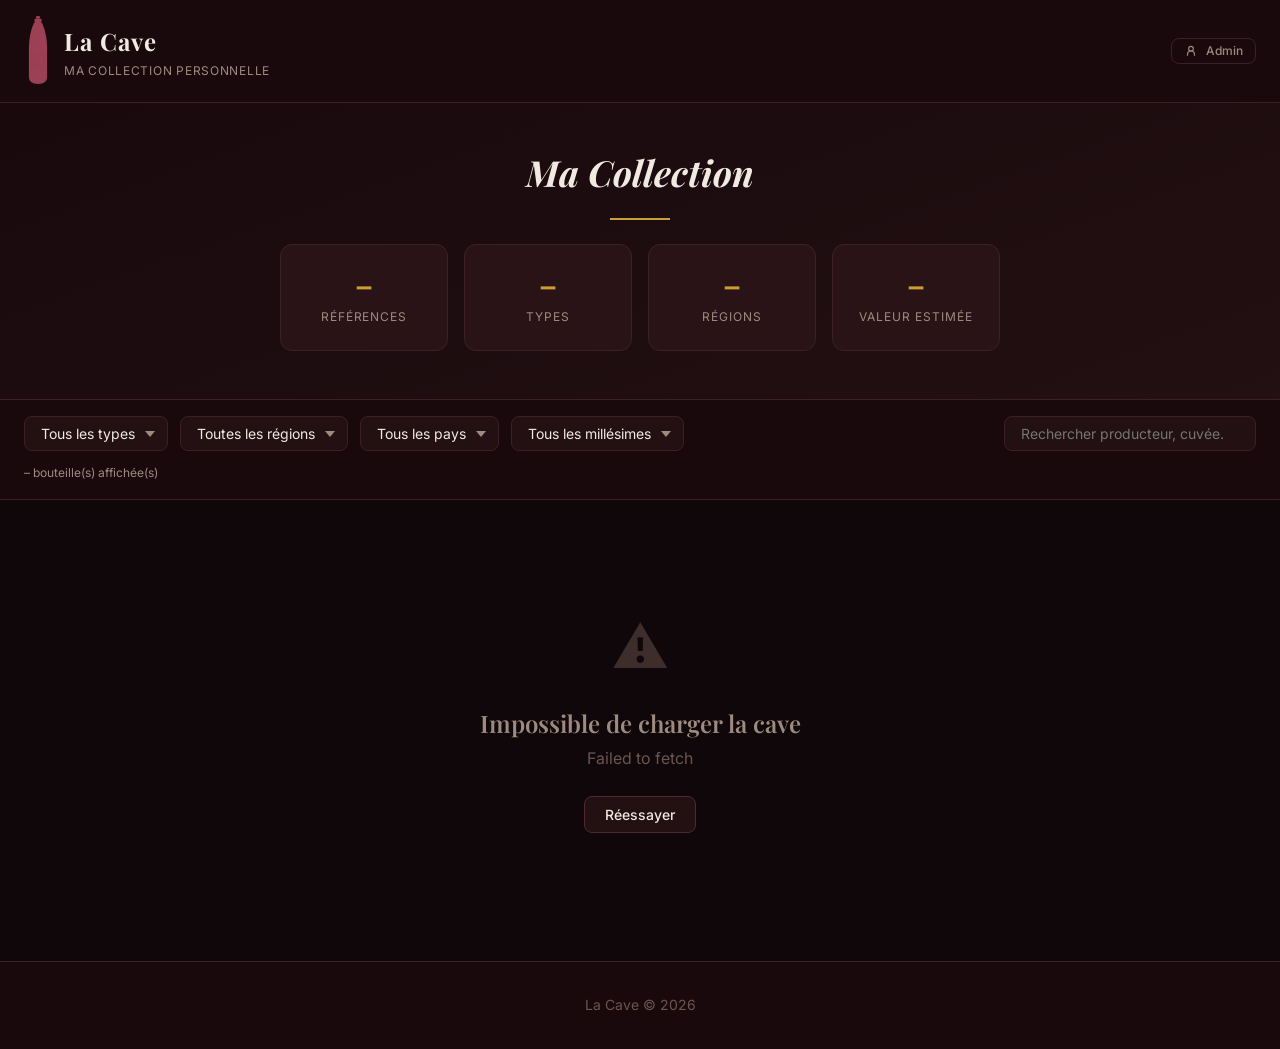
<file: index.html>
<!DOCTYPE html>
<html lang="fr">
<head>
  <meta charset="UTF-8">
  <meta name="viewport" content="width=device-width, initial-scale=1.0">
  <meta name="description" content="Ma cave à vins personnelle — découvrez ma collection de vins, champagnes et spiritueux.">
  <title>La Cave</title>
  <link rel="icon" href="data:image/svg+xml,<svg xmlns='http://www.w3.org/2000/svg' viewBox='0 0 100 100'><text y='.9em' font-size='90'>🍷</text></svg>">
  <link rel="preconnect" href="https://fonts.googleapis.com">
  <link rel="preconnect" href="https://fonts.gstatic.com" crossorigin>
  <link href="https://fonts.googleapis.com/css2?family=Playfair+Display:ital,wght@0,400;0,600;0,700;1,400&family=Inter:wght@300;400;500;600&display=swap" rel="stylesheet">
  <link rel="stylesheet" href="css/style.css">
</head>
<body>

  <!-- ── En-tête ─────────────────────────────────────────────────────────── -->
  <header class="header">
    <div class="container">
      <div class="header__brand">
        <svg class="header__logo" viewBox="0 0 40 100" fill="currentColor" aria-hidden="true">
          <rect x="17" y="0" width="6" height="4" rx="2"/>
          <rect x="15" y="4" width="10" height="6" rx="1"/>
          <path d="M14 10 C9 22 7 34 7 46 L7 87 Q7 97 20 97 Q33 97 33 87 L33 46 C33 34 31 22 26 10 Z"/>
          <rect x="9" y="52" width="22" height="24" rx="2" opacity="0.25"/>
        </svg>
        <div>
          <div class="header__title">La Cave</div>
          <div class="header__subtitle">Ma collection personnelle</div>
        </div>
      </div>
      <nav class="header__nav" aria-label="Navigation principale">
        <a href="admin.html" class="btn btn--ghost btn--sm" aria-label="Accéder à l'interface d'administration">
          <svg width="14" height="14" viewBox="0 0 24 24" fill="none" stroke="currentColor" stroke-width="2" aria-hidden="true">
            <circle cx="12" cy="8" r="4"/>
            <path d="M6 20v-2a6 6 0 0 1 12 0v2"/>
          </svg>
          Admin
        </a>
      </nav>
    </div>
  </header>

  <!-- ── Héro / Statistiques ─────────────────────────────────────────────── -->
  <section class="hero" aria-label="Statistiques de la cave">
    <div class="container">
      <h1 class="hero__title">Ma Collection</h1>
      <div class="hero__divider" aria-hidden="true"></div>
      <div class="stats-grid" role="list">
        <div class="stat-card" role="listitem">
          <span class="stat-card__value" id="stat-total" aria-label="Nombre de références dans la cave">–</span>
          <span class="stat-card__label">Références</span>
        </div>
        <div class="stat-card" role="listitem">
          <span class="stat-card__value" id="stat-types" aria-label="Nombre de types différents">–</span>
          <span class="stat-card__label">Types</span>
        </div>
        <div class="stat-card" role="listitem">
          <span class="stat-card__value" id="stat-regions" aria-label="Nombre de régions différentes">–</span>
          <span class="stat-card__label">Régions</span>
        </div>
        <div class="stat-card" role="listitem">
          <span class="stat-card__value" id="stat-valeur" aria-label="Valeur totale estimée">–</span>
          <span class="stat-card__label">Valeur estimée</span>
        </div>
      </div>
    </div>
  </section>

  <!-- ── Filtres & Recherche ─────────────────────────────────────────────── -->
  <section class="controls" id="controls" aria-label="Filtres et recherche">
    <div class="container">
      <div class="controls__bar">
        <div class="controls__filters" role="group" aria-label="Filtrer la collection">
          <select class="filter-select" id="filter-type" aria-label="Filtrer par type">
            <option value="">Tous les types</option>
          </select>
          <select class="filter-select" id="filter-region" aria-label="Filtrer par région">
            <option value="">Toutes les régions</option>
          </select>
          <select class="filter-select" id="filter-pays" aria-label="Filtrer par pays">
            <option value="">Tous les pays</option>
          </select>
          <select class="filter-select" id="filter-millesime" aria-label="Filtrer par millésime">
            <option value="">Tous les millésimes</option>
          </select>
        </div>
        <div class="controls__search">
          <input
            type="search"
            class="search-input"
            id="search"
            placeholder="Rechercher producteur, cuvée…"
            aria-label="Rechercher une bouteille"
            autocomplete="off"
          >
        </div>
      </div>
      <div class="cellar__count" aria-live="polite" aria-atomic="true">
        <span id="result-count">–</span> bouteille(s) affichée(s)
      </div>
    </div>
  </section>

  <!-- ── Grille de bouteilles ────────────────────────────────────────────── -->
  <main class="cellar" id="main-content">
    <div class="container">

      <!-- Chargement -->
      <div id="loading-state" class="loading-state" role="status" aria-label="Chargement en cours">
        <div class="spinner" aria-hidden="true"></div>
        <p>Chargement de la cave…</p>
      </div>

      <!-- Erreur -->
      <div id="error-state" class="empty-state hidden" role="alert">
        <div class="empty-state__icon" aria-hidden="true">⚠️</div>
        <h2 class="empty-state__title">Impossible de charger la cave</h2>
        <p class="empty-state__message" id="error-message">Une erreur est survenue.</p>
        <button class="btn btn--secondary" onclick="PublicApp.init()" style="margin-top: 1.5rem">
          Réessayer
        </button>
      </div>

      <!-- Liste vide -->
      <div id="empty-state" class="empty-state hidden" role="status">
        <div class="empty-state__icon" aria-hidden="true">🔍</div>
        <h2 class="empty-state__title">Aucune bouteille trouvée</h2>
        <p class="empty-state__message">Modifiez vos critères de recherche ou de filtre.</p>
      </div>

      <!-- Grille -->
      <div id="cave-layout" class="cave-layout hidden" aria-label="Plan de la cave" style="margin-bottom:1rem"></div>
      <div id="bottle-grid" class="bottle-grid hidden" role="list" aria-label="Collection de bouteilles"></div>

    </div>
  </main>

  <!-- ── Modal détail ────────────────────────────────────────────────────── -->
  <div
    id="bottle-modal"
    class="modal hidden"
    role="dialog"
    aria-modal="true"
    aria-labelledby="modal-title"
  >
    <div class="modal__backdrop" id="modal-backdrop" aria-hidden="true"></div>
    <div class="modal__panel" id="modal-panel" tabindex="-1">
      <!-- Contenu injecté dynamiquement par public.js -->
    </div>
  </div>

  <!-- ── Bannière mode démo ──────────────────────────────────────────────── -->
  <div id="demo-banner" class="demo-banner hidden" role="status">
    Mode démonstration — données d'exemple uniquement.
    Voir <a href="https://github.com" target="_blank" rel="noopener noreferrer">le guide de configuration</a> pour connecter Google Sheets.
  </div>

  <!-- ── Pied de page ────────────────────────────────────────────────────── -->
  <footer class="footer">
    <div class="container">
      <p>La Cave &copy; <span id="footer-year"></span></p>
    </div>
  </footer>

  <!-- ── Scripts ────────────────────────────────────────────────────────── -->
  <script src="js/config.js"></script>
  <script src="js/sheets-api.js"></script>
  <script src="js/openfoodfacts-api.js"></script>
  <script src="js/public.js"></script>

</body>
</html>
</file>
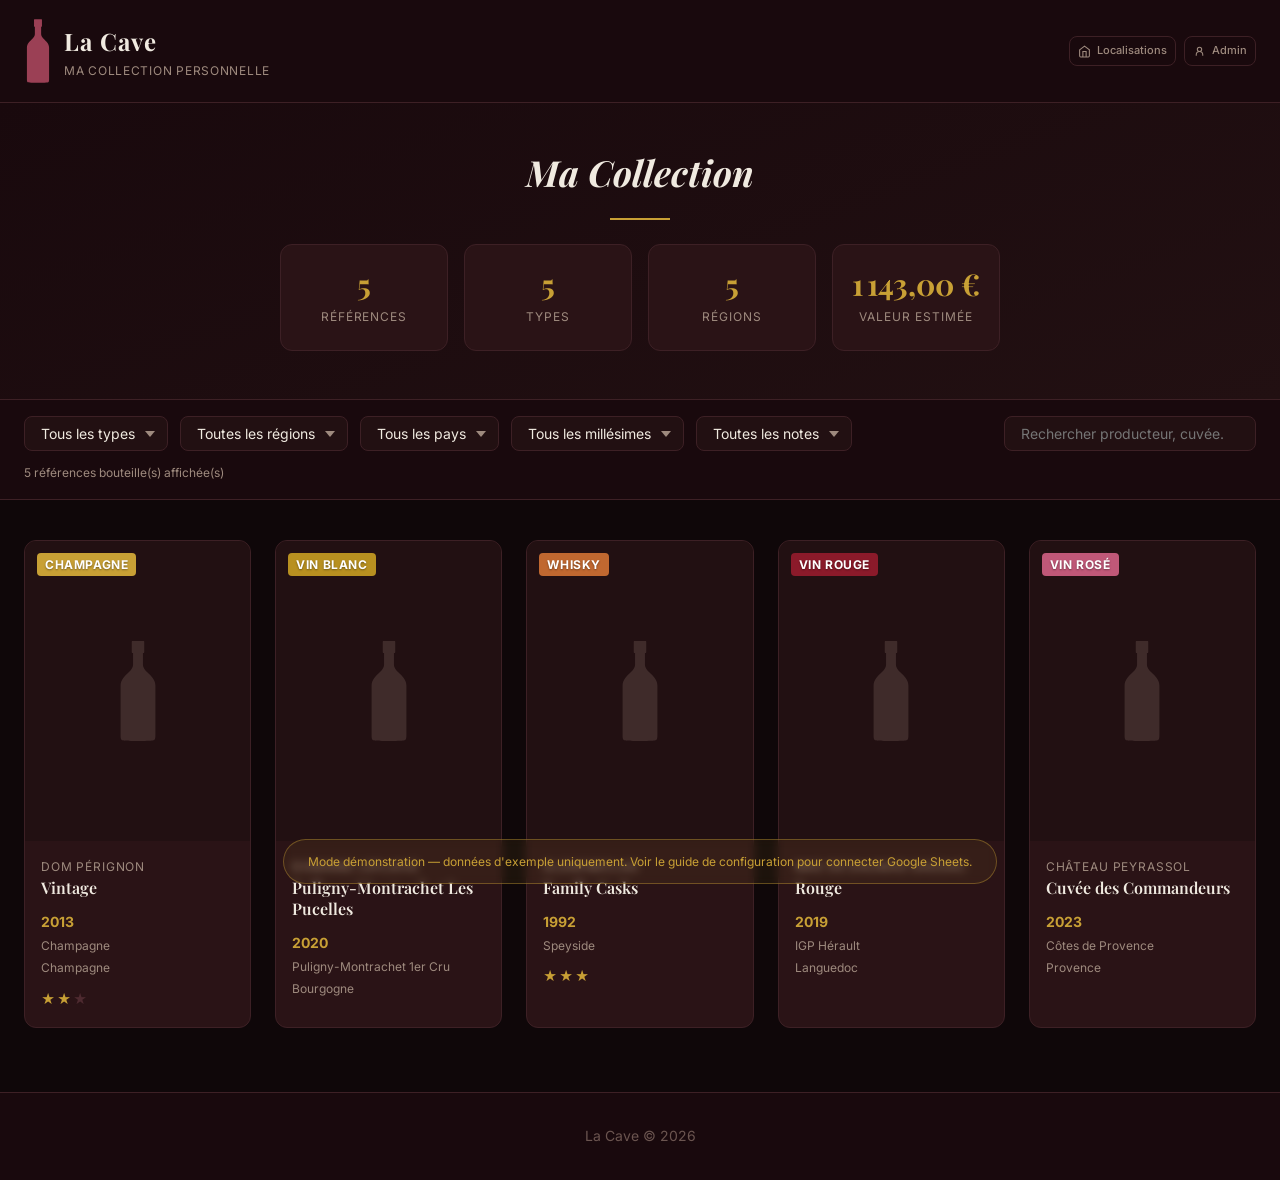
<file: public/index.html>
<!DOCTYPE html>
<html lang="fr">
<head>
  <meta charset="UTF-8">
  <meta name="viewport" content="width=device-width, initial-scale=1.0">
  <meta name="description" content="Ma cave à vins personnelle — découvrez ma collection de vins, champagnes et spiritueux.">
  <title>La Cave</title>
  <link rel="icon" href="data:image/svg+xml,<svg xmlns='http://www.w3.org/2000/svg' viewBox='0 0 100 100'><text y='.9em' font-size='90'>🍷</text></svg>">
  <link rel="preconnect" href="https://fonts.googleapis.com">
  <link rel="preconnect" href="https://fonts.gstatic.com" crossorigin>
  <link href="https://fonts.googleapis.com/css2?family=Playfair+Display:ital,wght@0,400;0,600;0,700;1,400&family=Inter:wght@300;400;500;600&display=swap" rel="stylesheet">
  <link rel="stylesheet" href="css/style.css">
</head>
<body>

  <!-- ── En-tête ─────────────────────────────────────────────────────────── -->
  <header class="header">
    <div class="container">
      <div class="header__brand">
        <svg class="header__logo" fill="currentColor" aria-hidden="true"><use href="#bottle-icon"/></svg>
        <div>
          <div class="header__title">La Cave</div>
          <div class="header__subtitle">Ma collection personnelle</div>
        </div>
      </div>
      <nav class="header__nav" aria-label="Navigation principale">
        <button type="button" id="open-localisations" class="btn btn--ghost btn--sm header-action" aria-label="Voir les plans de localisations">
          <svg width="14" height="14" viewBox="0 0 24 24" fill="none" stroke="currentColor" stroke-width="2" aria-hidden="true">
            <path d="M3 9l9-7 9 7v11a2 2 0 0 1-2 2H5a2 2 0 0 1-2-2z"/>
            <polyline points="9 22 9 12 15 12 15 22"/>
          </svg>
          <span class="header-action__label">Localisations</span>
        </button>
        <a href="admin.html" class="btn btn--ghost btn--sm header-action" aria-label="Accéder à l'interface d'administration">
          <svg width="14" height="14" viewBox="0 0 24 24" fill="none" stroke="currentColor" stroke-width="2" aria-hidden="true">
            <circle cx="12" cy="8" r="4"/>
            <path d="M6 20v-2a6 6 0 0 1 12 0v2"/>
          </svg>
          <span class="header-action__label">Admin</span>
        </a>
      </nav>
    </div>
  </header>

  <!-- ── Héro / Statistiques ─────────────────────────────────────────────── -->
  <section class="hero" aria-label="Statistiques de la cave">
    <div class="container">
      <h1 class="hero__title">Ma Collection</h1>
      <div class="hero__divider" aria-hidden="true"></div>
      <div class="stats-grid" role="list">
        <div class="stat-card" role="listitem">
          <span class="stat-card__value" id="stat-total" aria-label="Nombre de références dans la cave">–</span>
          <span class="stat-card__label">Références</span>
        </div>
        <div class="stat-card" role="listitem">
          <span class="stat-card__value" id="stat-types" aria-label="Nombre de types différents">–</span>
          <span class="stat-card__label">Types</span>
        </div>
        <div class="stat-card" role="listitem">
          <span class="stat-card__value" id="stat-regions" aria-label="Nombre de régions différentes">–</span>
          <span class="stat-card__label">Régions</span>
        </div>
        <div class="stat-card" role="listitem">
          <span class="stat-card__value" id="stat-valeur" aria-label="Valeur totale estimée">–</span>
          <span class="stat-card__label">Valeur estimée</span>
        </div>
      </div>
    </div>
  </section>

  <!-- ── Filtres & Recherche ─────────────────────────────────────────────── -->
  <section class="controls" id="controls" aria-label="Filtres et recherche">
    <div class="container">
      <div class="controls__bar">
        <button class="controls__filter-toggle" id="filter-toggle"
                aria-expanded="false" aria-controls="filter-panel">
          <span>Filtres</span>
          <span class="controls__chevron" aria-hidden="true">▼</span>
        </button>
        <div class="controls__filters" id="filter-panel" role="group" aria-label="Filtrer la collection">
          <select class="filter-select" id="filter-type" aria-label="Filtrer par type">
            <option value="">Tous les types</option>
          </select>
          <select class="filter-select" id="filter-region" aria-label="Filtrer par région">
            <option value="">Toutes les régions</option>
          </select>
          <select class="filter-select" id="filter-pays" aria-label="Filtrer par pays">
            <option value="">Tous les pays</option>
          </select>
          <select class="filter-select" id="filter-millesime" aria-label="Filtrer par millésime">
            <option value="">Tous les millésimes</option>
          </select>
          <select class="filter-select" id="filter-note" aria-label="Filtrer par note">
            <option value="">Toutes les notes</option>
            <option value="3">★★★</option>
            <option value="2">★★☆</option>
            <option value="1">★☆☆</option>
          </select>
        </div>
        <div class="controls__search">
          <input
            type="search"
            class="search-input"
            id="search"
            placeholder="Rechercher producteur, cuvée…"
            aria-label="Rechercher une bouteille"
            autocomplete="off"
          >
        </div>
      </div>
      <div class="cellar__count" aria-live="polite" aria-atomic="true">
        <span id="result-count">–</span> bouteille(s) affichée(s)
      </div>
      <div id="session-status" class="session-status hidden" role="status" aria-live="polite" aria-atomic="true"></div>
    </div>
  </section>

  <!-- ── Grille de bouteilles ────────────────────────────────────────────── -->
  <main class="cellar" id="main-content">
    <div class="container">

      <!-- Chargement -->
      <div id="loading-state" class="loading-state" role="status" aria-label="Chargement en cours">
        <div class="spinner" aria-hidden="true"></div>
        <p>Chargement de la cave…</p>
      </div>

      <!-- Erreur -->
      <div id="error-state" class="empty-state hidden" role="alert">
        <div class="empty-state__icon" aria-hidden="true">⚠️</div>
        <h2 class="empty-state__title">Impossible de charger la cave</h2>
        <p class="empty-state__message" id="error-message">Une erreur est survenue.</p>
        <button class="btn btn--secondary" onclick="PublicApp.init()" style="margin-top: 1.5rem">
          Réessayer
        </button>
      </div>

      <!-- Liste vide -->
      <div id="empty-state" class="empty-state hidden" role="status">
        <div class="empty-state__icon" aria-hidden="true">🔍</div>
        <h2 class="empty-state__title">Aucune bouteille trouvée</h2>
        <p class="empty-state__message">Modifiez vos critères de recherche ou de filtre.</p>
      </div>

      <!-- Grille -->
      <div id="cave-layout" class="cave-layout hidden" aria-label="Plan de la cave" style="margin-bottom:1rem"></div>
      <div id="bottle-grid" class="bottle-grid hidden" role="list" aria-label="Collection de bouteilles"></div>
    </div>
  </main>

  <!-- ── Modal détail ────────────────────────────────────────────────────── -->
  <div
    id="bottle-modal"
    class="modal hidden"
    role="dialog"
    aria-modal="true"
    aria-labelledby="modal-title"
  >
    <div class="modal__backdrop" id="modal-backdrop" aria-hidden="true"></div>
    <div class="modal__panel" id="modal-panel" tabindex="-1">
      <!-- Contenu injecté dynamiquement par public.js -->
    </div>
  </div>

  <div
    id="localisations-modal"
    class="modal hidden"
    role="dialog"
    aria-modal="true"
    aria-labelledby="localisations-modal-title"
  >
    <div class="modal__backdrop" id="localisations-backdrop" aria-hidden="true"></div>
    <div class="modal__panel modal__panel--wide localisation-modal" id="localisations-panel" tabindex="-1">
      <!-- Contenu injecté dynamiquement par public.js -->
    </div>
  </div>

  <!-- ── Bannière mode démo ──────────────────────────────────────────────── -->
  <div id="demo-banner" class="demo-banner hidden" role="status">
    Mode démonstration — données d'exemple uniquement.
    Voir <a href="https://github.com" target="_blank" rel="noopener noreferrer">le guide de configuration</a> pour connecter Google Sheets.
  </div>

  <!-- ── Pied de page ────────────────────────────────────────────────────── -->
  <footer class="footer">
    <div class="container">
      <p>La Cave &copy; <span id="footer-year"></span></p>
    </div>
  </footer>

  <!-- ── Scripts ────────────────────────────────────────────────────────── -->
  <script src="js/config.js"></script>
  <script src="js/sheets-api.js"></script>
  <script src="js/openfoodfacts-api.js"></script>
  <script src="js/public.js"></script>

</body>
</html>
</file>
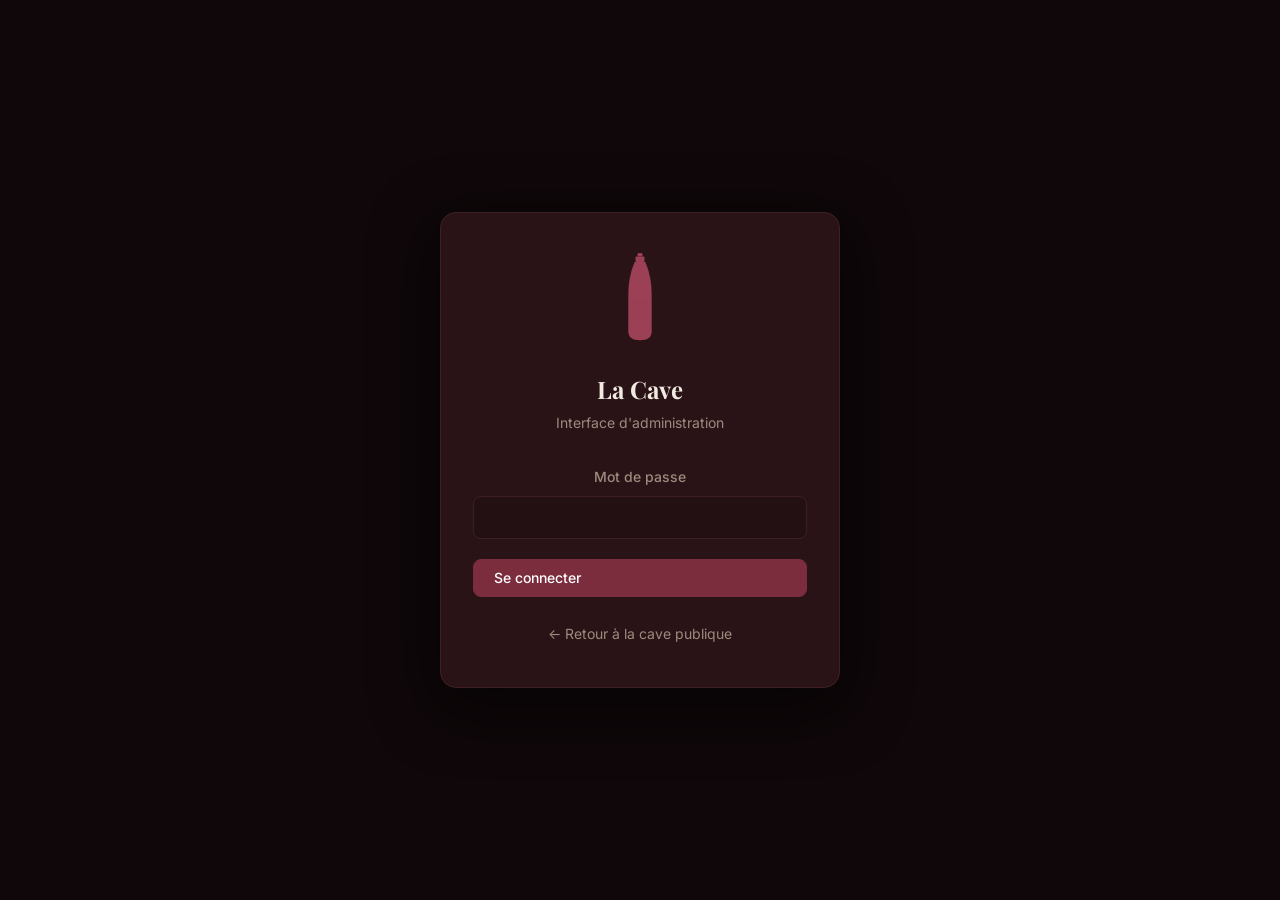
<file: admin.html>
<!DOCTYPE html>
<html lang="fr">
<head>
  <meta charset="UTF-8">
  <meta name="viewport" content="width=device-width, initial-scale=1.0">
  <title>Administration — La Cave</title>
  <link rel="icon" href="data:image/svg+xml,<svg xmlns='http://www.w3.org/2000/svg' viewBox='0 0 100 100'><text y='.9em' font-size='90'>🔐</text></svg>">
  <link rel="preconnect" href="https://fonts.googleapis.com">
  <link rel="preconnect" href="https://fonts.gstatic.com" crossorigin>
  <link href="https://fonts.googleapis.com/css2?family=Playfair+Display:ital,wght@0,400;0,600;0,700;1,400&family=Inter:wght@300;400;500;600&display=swap" rel="stylesheet">
  <link rel="stylesheet" href="css/style.css">
</head>
<body>

  <!-- ── Overlay d'authentification ─────────────────────────────────────── -->
  <div id="auth-overlay" class="auth-overlay" role="main" aria-label="Connexion à l'interface admin">
    <div class="auth-card">
      <svg class="auth-card__logo" viewBox="0 0 40 100" fill="currentColor" aria-hidden="true">
        <rect x="17" y="0" width="6" height="4" rx="2"/>
        <rect x="15" y="4" width="10" height="6" rx="1"/>
        <path d="M14 10 C9 22 7 34 7 46 L7 87 Q7 97 20 97 Q33 97 33 87 L33 46 C33 34 31 22 26 10 Z"/>
        <rect x="9" y="52" width="22" height="24" rx="2" opacity="0.25"/>
      </svg>
      <h1>La Cave</h1>
      <p class="auth-card__subtitle">Interface d'administration</p>

      <form id="login-form" novalidate>
        <div class="form-group">
          <label for="login-password">Mot de passe</label>
          <input
            type="password"
            id="login-password"
            class="form-control"
            autocomplete="current-password"
            required
            aria-required="true"
          >
        </div>
        <button type="submit" class="btn btn--primary" style="width: 100%">
          Se connecter
        </button>
      </form>

      <p id="login-error" class="form-error hidden" role="alert">
        Mot de passe incorrect. Veuillez réessayer.
      </p>

      <div style="margin-top: 1.5rem; text-align: center">
        <a href="index.html" class="link-subtle">← Retour à la cave publique</a>
      </div>
    </div>
  </div>

  <!-- ── Interface admin (visible après connexion) ───────────────────────── -->
  <div id="admin-app" class="hidden">

    <!-- En-tête admin -->
    <header class="admin-header">
      <div class="container">
        <div class="header__brand">
          <svg class="header__logo" viewBox="0 0 40 100" fill="currentColor" aria-hidden="true">
            <rect x="17" y="0" width="6" height="4" rx="2"/>
            <rect x="15" y="4" width="10" height="6" rx="1"/>
            <path d="M14 10 C9 22 7 34 7 46 L7 87 Q7 97 20 97 Q33 97 33 87 L33 46 C33 34 31 22 26 10 Z"/>
            <rect x="9" y="52" width="22" height="24" rx="2" opacity="0.25"/>
          </svg>
          <div>
            <div class="header__title">La Cave</div>
            <div class="header__subtitle" style="color: var(--c-gold)">Administration</div>
          </div>
        </div>
        <nav class="header__nav" aria-label="Navigation admin">
          <a href="index.html" class="btn btn--ghost btn--sm" target="_blank" rel="noopener">
            <svg width="14" height="14" viewBox="0 0 24 24" fill="none" stroke="currentColor" stroke-width="2" aria-hidden="true">
              <path d="M18 13v6a2 2 0 0 1-2 2H5a2 2 0 0 1-2-2V8a2 2 0 0 1 2-2h6"/>
              <polyline points="15,3 21,3 21,9"/>
              <line x1="10" y1="14" x2="21" y2="3"/>
            </svg>
            Voir la cave
          </a>
          <button class="btn btn--ghost btn--sm" onclick="AdminApp.logout()">
            <svg width="14" height="14" viewBox="0 0 24 24" fill="none" stroke="currentColor" stroke-width="2" aria-hidden="true">
              <path d="M9 21H5a2 2 0 0 1-2-2V5a2 2 0 0 1 2-2h4"/>
              <polyline points="16,17 21,12 16,7"/>
              <line x1="21" y1="12" x2="9" y2="12"/>
            </svg>
            Déconnexion
          </button>
        </nav>
      </div>
    </header>

    <!-- Stats rapides -->
    <section class="admin-stats-bar" aria-label="Statistiques rapides">
      <div class="container">
        <div class="admin-stats-grid">
          <div class="admin-stat">
            <span class="admin-stat__value" id="admin-stat-total">–</span>
            <span class="admin-stat__label">Références</span>
          </div>
          <div class="admin-stat">
            <span class="admin-stat__value" id="admin-stat-valeur">–</span>
            <span class="admin-stat__label">Valeur estimée</span>
          </div>
        </div>
      </div>
    </section>

    <!-- Barre d'outils -->
    <div class="admin-toolbar">
      <div class="container">
        <button class="btn btn--primary" onclick="AdminApp.showForm(null)">
          <svg width="14" height="14" viewBox="0 0 24 24" fill="none" stroke="currentColor" stroke-width="2.5" aria-hidden="true">
            <line x1="12" y1="5" x2="12" y2="19"/>
            <line x1="5" y1="12" x2="19" y2="12"/>
          </svg>
          Ajouter une bouteille
        </button>
        <button class="btn btn--secondary" onclick="AdminApp.openLayoutEditor()">
          Éditer le plan de la cave
        </button>
        <div style="flex: 1; display: flex; gap: 0.75rem; flex-wrap: wrap">
          <input
            type="search"
            class="search-input"
            id="admin-search"
            placeholder="Rechercher…"
            aria-label="Rechercher dans la liste"
            style="max-width: 280px"
          >
          <select class="filter-select" id="admin-filter-type" aria-label="Filtrer par type">
            <option value="">Tous les types</option>
          </select>
        </div>
      </div>
    </div>

    <!-- Contenu principal -->
    <main class="admin-content">
      <div class="container">

        <!-- Chargement -->
        <div id="admin-loading" class="loading-state" role="status">
          <div class="spinner" aria-hidden="true"></div>
          <p>Chargement des bouteilles…</p>
        </div>

        <!-- Erreur -->
        <div id="admin-error" class="empty-state hidden" role="alert">
          <div class="empty-state__icon" aria-hidden="true">⚠️</div>
          <h2 class="empty-state__title">Erreur de chargement</h2>
          <p class="empty-state__message" id="admin-error-message"></p>
          <button class="btn btn--secondary" onclick="AdminApp.loadBottles()" style="margin-top: 1rem">
            Réessayer
          </button>
        </div>

        <!-- Liste vide -->
        <div id="admin-empty" class="empty-state hidden" role="status">
          <div class="empty-state__icon" aria-hidden="true">🍾</div>
          <h2 class="empty-state__title">Cave vide</h2>
          <p class="empty-state__message">Ajoutez votre première bouteille en cliquant sur le bouton ci-dessus.</p>
        </div>

        <!-- Tableau -->
        <div class="table-wrapper hidden" id="admin-table-wrapper">
          <table class="bottles-table" aria-label="Liste des bouteilles">
            <thead>
              <tr>
                <th scope="col">Type</th>
                <th scope="col">Producteur</th>
                <th scope="col">Cuvée</th>
                <th scope="col">Millésime</th>
                <th scope="col">Emplacement</th>
                <th scope="col">Prix achat</th>
                <th scope="col" class="th-actions">Actions</th>
              </tr>
            </thead>
            <tbody id="admin-table-body">
            </tbody>
          </table>
        </div>

        <!-- Bouteilles archivées -->
        <div id="admin-archived-section" class="hidden">
          <div class="admin-section-divider">
            <span>Archives (<span id="admin-archived-count">0</span>)</span>
          </div>
          <div class="table-wrapper">
            <table class="bottles-table" aria-label="Bouteilles archivées">
              <thead>
                <tr>
                  <th scope="col">Type</th>
                  <th scope="col">Producteur</th>
                  <th scope="col">Cuvée</th>
                  <th scope="col">Millésime</th>
                  <th scope="col">Archivée le</th>
                  <th scope="col">Commentaire</th>
                  <th scope="col" class="th-actions">Actions</th>
                </tr>
              </thead>
              <tbody id="admin-archived-body">
              </tbody>
            </table>
          </div>
        </div>

      </div>
    </main>
  </div>

  <!-- ── Modal Formulaire ajout / édition ───────────────────────────────── -->
  <div
    id="form-modal"
    class="modal hidden"
    role="dialog"
    aria-modal="true"
    aria-labelledby="form-modal-title"
  >
    <div class="modal__backdrop" id="form-backdrop" aria-hidden="true"></div>
    <div class="modal__panel modal__panel--form" id="form-panel" tabindex="-1">
      <button class="modal__close" onclick="AdminApp.hideForm()" aria-label="Fermer le formulaire">✕</button>

      <div class="form-wrapper">
        <h2 id="form-modal-title">Ajouter une bouteille</h2>

        <!-- Recherche OpenFoodFacts -->
        <div class="off-search" role="search" aria-label="Recherche OpenFoodFacts">
          <div class="off-search__header">
            <svg width="14" height="14" viewBox="0 0 24 24" fill="none" stroke="currentColor" stroke-width="2" aria-hidden="true">
              <circle cx="11" cy="11" r="8"/>
              <line x1="21" y1="21" x2="16.65" y2="16.65"/>
            </svg>
            Pré-remplir depuis OpenFoodFacts (optionnel)
          </div>
          <div class="off-search__row">
            <input
              type="text"
              id="off-search-input"
              class="form-control"
              placeholder="Code-barres (ex: 3760016781001) ou nom du produit"
              aria-label="Terme de recherche OpenFoodFacts"
            >
            <button
              type="button"
              class="btn btn--secondary"
              onclick="AdminApp.lookupOFF()"
              id="off-search-btn"
            >
              Rechercher
            </button>
          </div>
          <div id="off-results" class="off-results hidden" aria-live="polite"></div>
        </div>

        <!-- Formulaire principal -->
        <form id="bottle-form" novalidate>
          <input type="hidden" id="form-id">

          <!-- Section : Informations principales -->
          <div class="form-section">
            <h3>Informations principales</h3>
            <div class="form-row">
              <div class="form-group">
                <label for="f-type">Type <span class="required" aria-label="obligatoire">*</span></label>
                <select id="f-type" class="form-control" required aria-required="true">
                  <option value="">— Choisir —</option>
                </select>
              </div>
              <div class="form-group">
                <label for="f-millesime">Millésime</label>
                <input type="number" id="f-millesime" class="form-control" placeholder="ex: 2018" min="1800" max="2099">
              </div>
            </div>
            <div class="form-group">
              <label for="f-producteur">Producteur / Domaine <span class="required" aria-label="obligatoire">*</span></label>
              <input type="text" id="f-producteur" class="form-control" required aria-required="true" placeholder="ex: Château Margaux">
            </div>
            <div class="form-group">
              <label for="f-cuvee">Cuvée / Nom</label>
              <input type="text" id="f-cuvee" class="form-control" placeholder="ex: Grand Vin de Château Margaux">
            </div>
            <div class="form-row">
              <div class="form-group">
                <label for="f-appellation">Appellation</label>
                <input type="text" id="f-appellation" class="form-control" placeholder="ex: Margaux">
              </div>
              <div class="form-group">
                <label for="f-region">Région</label>
                <input type="text" id="f-region" class="form-control" placeholder="ex: Bordeaux">
              </div>
            </div>
            <div class="form-row">
              <div class="form-group">
                <label for="f-pays">Pays</label>
                <input type="text" id="f-pays" class="form-control" placeholder="ex: France">
              </div>
              <div class="form-group">
                <label for="f-cepages">Cépage(s)</label>
                <input type="text" id="f-cepages" class="form-control" placeholder="ex: Cabernet Sauvignon, Merlot">
              </div>
            </div>
          </div>

          <!-- Section : Caractéristiques -->
          <div class="form-section">
            <h3>Caractéristiques</h3>
            <div class="form-row form-row--3">
              <div class="form-group">
                <label for="f-volume">Volume (ml)</label>
                <input type="number" id="f-volume" class="form-control" placeholder="750" min="1" step="1">
              </div>
              <div class="form-group">
                <label for="f-degre">Degré d'alcool (%)</label>
                <input type="number" id="f-degre" class="form-control" placeholder="13.5" step="0.1" min="0" max="100">
              </div>
              <div class="form-group">
                <label for="f-code-barres">Code-barres</label>
                <input type="text" id="f-code-barres" class="form-control" placeholder="EAN-13">
              </div>
            </div>
            <div class="form-group">
              <label for="f-photo">URL de la photo</label>
              <input type="url" id="f-photo" class="form-control" placeholder="https://…">
            </div>
          </div>

          <!-- Section : Emplacement & Stock -->
          <div class="form-section">
            <h3>Emplacement & Stock</h3>
            <div class="form-row form-row--3">
              <div class="form-group">
                <label for="f-rang">Rang</label>
                <input type="number" id="f-rang" class="form-control" min="1" step="1" placeholder="ex: 3">
              </div>
              <div class="form-group">
                <label for="f-colonne">Colonne</label>
                <input type="number" id="f-colonne" class="form-control" min="1" step="1" placeholder="ex: 4">
              </div>
            </div>
          </div>

          <!-- Section : Acquisition -->
          <div class="form-section">
            <h3>Acquisition</h3>
            <div class="form-row form-row--3">
              <div class="form-group">
                <label for="f-date-achat">Date d'achat</label>
                <input type="date" id="f-date-achat" class="form-control">
              </div>
              <div class="form-group">
                <label for="f-prix-achat">Prix d'achat (€)</label>
                <input type="number" id="f-prix-achat" class="form-control" step="0.01" min="0" placeholder="0.00">
              </div>
              <div class="form-group">
                <label for="f-valeur">Valeur estimée (€)</label>
                <input type="number" id="f-valeur" class="form-control" step="0.01" min="0" placeholder="0.00">
              </div>
            </div>
          </div>

          <!-- Section : Notes -->
          <div class="form-section">
            <h3>Notes personnelles</h3>
            <div class="form-group">
              <label for="f-notes">
                <span class="sr-only">Notes personnelles</span>
              </label>
              <textarea
                id="f-notes"
                class="form-control"
                rows="4"
                placeholder="Vos impressions, accords mets-vins, occasions particulières…"
              ></textarea>
            </div>
          </div>

          <!-- Actions -->
          <div class="form-actions">
            <button type="button" class="btn btn--ghost" onclick="AdminApp.hideForm()">
              Annuler
            </button>
            <button type="submit" class="btn btn--primary" id="form-submit-btn">
              <svg width="14" height="14" viewBox="0 0 24 24" fill="none" stroke="currentColor" stroke-width="2" aria-hidden="true">
                <path d="M19 21H5a2 2 0 0 1-2-2V5a2 2 0 0 1 2-2h11l5 5v11a2 2 0 0 1-2 2z"/>
                <polyline points="17,21 17,13 7,13 7,21"/>
                <polyline points="7,3 7,8 15,8"/>
              </svg>
              Enregistrer
            </button>
          </div>
        </form>
      </div>
    </div>
  </div>

  <!-- ── Modal Archivage ────────────────────────────────────────────────── -->
  <div
    id="archive-modal"
    class="modal hidden"
    role="dialog"
    aria-modal="true"
    aria-labelledby="archive-modal-title"
  >
    <div class="modal__backdrop" id="archive-backdrop" aria-hidden="true"></div>
    <div class="modal__panel" id="archive-panel" tabindex="-1" style="max-width: 480px">
      <button class="modal__close" onclick="AdminApp.closeArchiveModal()" aria-label="Fermer">✕</button>
      <div style="padding: var(--sp-8)">

        <div style="display: flex; align-items: center; gap: var(--sp-4); margin-bottom: var(--sp-5); padding-bottom: var(--sp-5); border-bottom: 1px solid var(--c-border)">
          <div style="flex-shrink: 0; width: 40px; height: 40px; border-radius: 50%; background: rgba(var(--c-warning-rgb, 192, 136, 42), 0.15); display: flex; align-items: center; justify-content: center;">
            <svg width="20" height="20" viewBox="0 0 24 24" fill="none" stroke="var(--c-warning)" stroke-width="2" aria-hidden="true">
              <path d="M3 6h18M8 6V4a2 2 0 0 1 2-2h4a2 2 0 0 1 2 2v2M19 6l-1 14a2 2 0 0 1-2 2H8a2 2 0 0 1-2-2L5 6"/>
            </svg>
          </div>
          <div>
            <h2 id="archive-modal-title" style="font-size: var(--text-lg); margin-bottom: 2px">Archiver la bouteille</h2>
            <p id="archive-modal-bottle-name" style="font-size: var(--text-sm); color: var(--c-gold); font-style: italic"></p>
          </div>
        </div>

        <p style="font-size: var(--text-sm); color: var(--c-text-muted); margin-bottom: var(--sp-5)">
          Cette bouteille sera retirée de l'interface publique et placée dans les archives. Elle pourra être restaurée ultérieurement.
        </p>

        <div class="form-group">
          <label for="archive-comment">Commentaire d'archivage <span style="color: var(--c-text-subtle); font-weight: 400">(facultatif)</span></label>
          <textarea
            id="archive-comment"
            class="form-control"
            rows="3"
            placeholder="Occasion, dégustation, raison de l'archivage…"
          ></textarea>
        </div>

        <div class="form-actions" style="margin-top: var(--sp-6)">
          <button type="button" class="btn btn--ghost" onclick="AdminApp.closeArchiveModal()">Annuler</button>
          <button type="button" class="btn btn--danger" id="archive-confirm-btn" onclick="AdminApp.confirmArchive()">
            <svg width="14" height="14" viewBox="0 0 24 24" fill="none" stroke="currentColor" stroke-width="2" aria-hidden="true">
              <path d="M3 6h18M8 6V4a2 2 0 0 1 2-2h4a2 2 0 0 1 2 2v2M19 6l-1 14a2 2 0 0 1-2 2H8a2 2 0 0 1-2-2L5 6"/>
            </svg>
            Archiver
          </button>
        </div>

      </div>
    </div>
  </div>

  <!-- ── Notification toast ──────────────────────────────────────────────── -->
  <div id="notification" class="notification hidden" role="status" aria-live="polite"></div>

  <!-- ── Scripts ────────────────────────────────────────────────────────── -->
  <script src="js/config.js"></script>
  <script src="js/auth.js"></script>
  <script src="js/sheets-api.js"></script>
  <script src="js/openfoodfacts-api.js"></script>
  <script src="js/admin.js"></script>

</body>
</html>
</file>
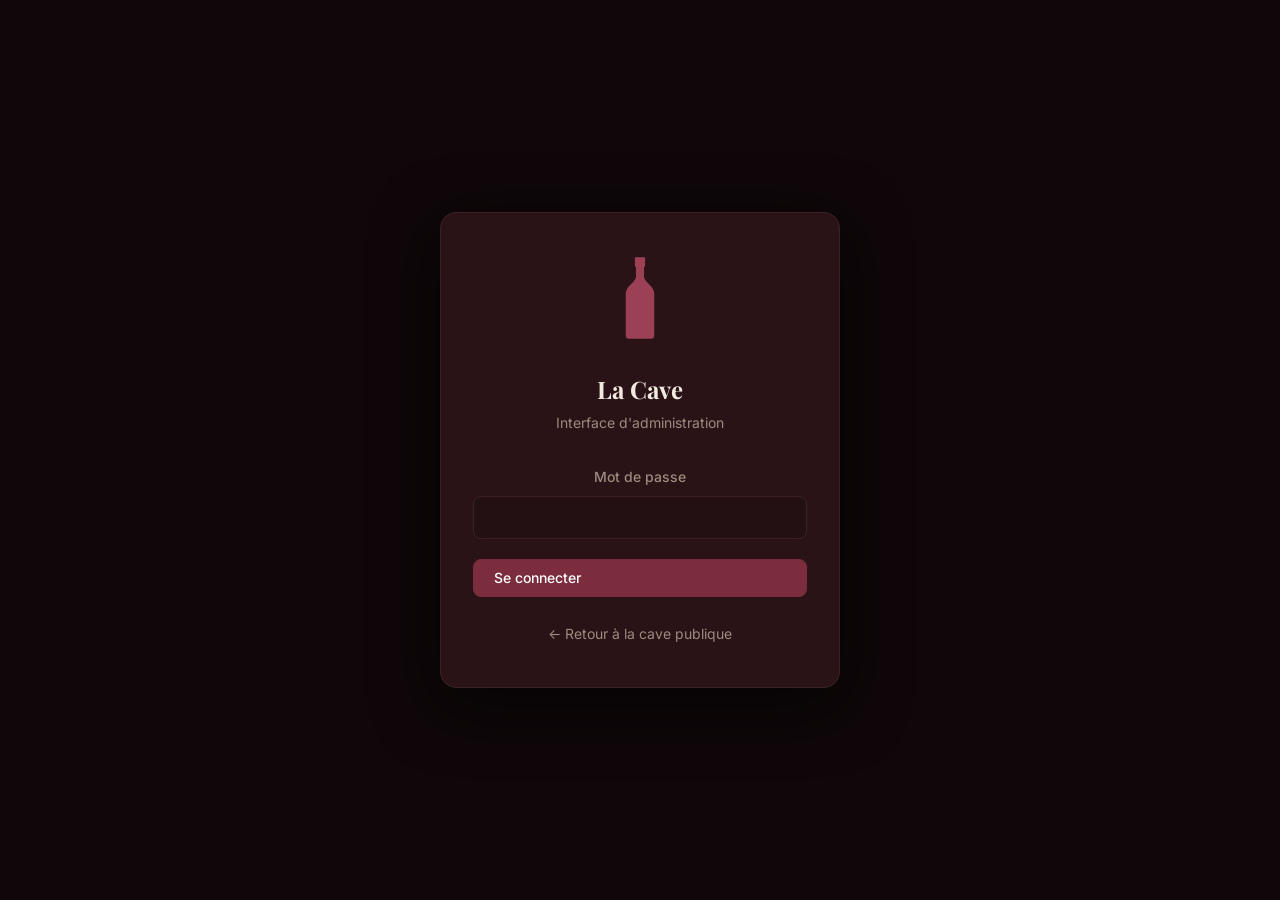
<file: public/admin.html>
<!DOCTYPE html>
<html lang="fr">
<head>
  <meta charset="UTF-8">
  <meta name="viewport" content="width=device-width, initial-scale=1.0">
  <title>Administration — La Cave</title>
  <link rel="icon" href="data:image/svg+xml,<svg xmlns='http://www.w3.org/2000/svg' viewBox='0 0 100 100'><text y='.9em' font-size='90'>🔐</text></svg>">
  <link rel="preconnect" href="https://fonts.googleapis.com">
  <link rel="preconnect" href="https://fonts.gstatic.com" crossorigin>
  <link href="https://fonts.googleapis.com/css2?family=Playfair+Display:ital,wght@0,400;0,600;0,700;1,400&family=Inter:wght@300;400;500;600&display=swap" rel="stylesheet">
  <link rel="stylesheet" href="css/style.css">
</head>
<body>

  <!-- ── Overlay d'authentification ─────────────────────────────────────── -->
  <div id="auth-overlay" class="auth-overlay" role="main" aria-label="Connexion à l'interface admin">
    <div class="auth-card">
      <svg class="auth-card__logo" fill="currentColor" aria-hidden="true"><use href="#bottle-icon"/></svg>
      <h1>La Cave</h1>
      <p class="auth-card__subtitle">Interface d'administration</p>

      <form id="login-form" novalidate>
        <div class="form-group">
          <label for="login-password">Mot de passe</label>
          <input
            type="password"
            id="login-password"
            class="form-control"
            autocomplete="current-password"
            required
            aria-required="true"
          >
        </div>
        <button type="submit" class="btn btn--primary" style="width: 100%">
          Se connecter
        </button>
      </form>

      <p id="login-error" class="form-error hidden" role="alert">
        Mot de passe incorrect. Veuillez réessayer.
      </p>

      <div style="margin-top: 1.5rem; text-align: center">
        <a href="index.html" class="link-subtle">← Retour à la cave publique</a>
      </div>
    </div>
  </div>

  <!-- ── Interface admin (visible après connexion) ───────────────────────── -->
  <div id="admin-app" class="hidden">

    <!-- En-tête admin -->
    <header class="admin-header">
      <div class="container">
        <div class="header__brand">
          <svg class="header__logo" fill="currentColor" aria-hidden="true"><use href="#bottle-icon"/></svg>
          <div>
            <div class="header__title">La Cave</div>
            <div class="header__subtitle" style="color: var(--c-gold)">Administration</div>
          </div>
        </div>
        <nav class="header__nav" aria-label="Navigation admin">
          <a href="index.html" class="btn btn--ghost btn--sm" target="_blank" rel="noopener">
            <svg width="14" height="14" viewBox="0 0 24 24" fill="none" stroke="currentColor" stroke-width="2" aria-hidden="true">
              <path d="M18 13v6a2 2 0 0 1-2 2H5a2 2 0 0 1-2-2V8a2 2 0 0 1 2-2h6"/>
              <polyline points="15,3 21,3 21,9"/>
              <line x1="10" y1="14" x2="21" y2="3"/>
            </svg>
            Voir la cave
          </a>
          <button class="btn btn--ghost btn--sm" onclick="AdminApp.logout()">
            <svg width="14" height="14" viewBox="0 0 24 24" fill="none" stroke="currentColor" stroke-width="2" aria-hidden="true">
              <path d="M9 21H5a2 2 0 0 1-2-2V5a2 2 0 0 1 2-2h4"/>
              <polyline points="16,17 21,12 16,7"/>
              <line x1="21" y1="12" x2="9" y2="12"/>
            </svg>
            Déconnexion
          </button>
        </nav>
      </div>
    </header>

    <!-- Stats rapides -->
    <section class="admin-stats-bar" aria-label="Statistiques rapides">
      <div class="container">
        <div class="admin-stats-grid">
          <div class="admin-stat">
            <span class="admin-stat__value" id="admin-stat-total">–</span>
            <span class="admin-stat__label">Références</span>
          </div>
          <div class="admin-stat">
            <span class="admin-stat__value" id="admin-stat-valeur">–</span>
            <span class="admin-stat__label">Valeur estimée</span>
          </div>
        </div>
      </div>
    </section>

    <!-- Barre d'outils -->
    <div class="admin-toolbar">
      <div class="container">
        <button class="btn btn--primary" onclick="AdminApp.showForm(null)">
          <svg width="14" height="14" viewBox="0 0 24 24" fill="none" stroke="currentColor" stroke-width="2.5" aria-hidden="true">
            <line x1="12" y1="5" x2="12" y2="19"/>
            <line x1="5" y1="12" x2="19" y2="12"/>
          </svg>
          Ajouter une bouteille
        </button>
        <button class="btn btn--secondary" onclick="AdminApp.openLocalisationsManager()">
          Gérer les localisations
        </button>
        <div style="flex: 1; display: flex; gap: 0.75rem; flex-wrap: wrap">
          <input
            type="search"
            class="search-input"
            id="admin-search"
            placeholder="Rechercher…"
            aria-label="Rechercher dans la liste"
            style="max-width: 280px"
          >
          <select class="filter-select" id="admin-filter-type" aria-label="Filtrer par type">
            <option value="">Tous les types</option>
          </select>
        </div>
      </div>
    </div>

    <!-- Contenu principal -->
    <main class="admin-content">
      <div class="container">

        <!-- Chargement -->
        <div id="admin-loading" class="loading-state" role="status">
          <div class="spinner" aria-hidden="true"></div>
          <p>Chargement des bouteilles…</p>
        </div>

        <!-- Erreur -->
        <div id="admin-error" class="empty-state hidden" role="alert">
          <div class="empty-state__icon" aria-hidden="true">⚠️</div>
          <h2 class="empty-state__title">Erreur de chargement</h2>
          <p class="empty-state__message" id="admin-error-message"></p>
          <button class="btn btn--secondary" onclick="AdminApp.loadBottles()" style="margin-top: 1rem">
            Réessayer
          </button>
        </div>

        <!-- Liste vide -->
        <div id="admin-empty" class="empty-state hidden" role="status">
          <div class="empty-state__icon" aria-hidden="true">🍾</div>
          <h2 class="empty-state__title">Cave vide</h2>
          <p class="empty-state__message">Ajoutez votre première bouteille en cliquant sur le bouton ci-dessus.</p>
        </div>

        <!-- Tableau -->
        <div class="table-wrapper hidden" id="admin-table-wrapper">
          <table class="bottles-table" aria-label="Liste des bouteilles">
            <thead>
              <tr>
                <th scope="col">Type</th>
                <th scope="col">Producteur</th>
                <th scope="col">Cuvée</th>
                <th scope="col">Millésime</th>
                <th scope="col">Note</th>
                <th scope="col">Emplacement</th>
                <th scope="col">Prix achat</th>
                <th scope="col" class="th-actions">Actions</th>
              </tr>
            </thead>
            <tbody id="admin-table-body">
            </tbody>
          </table>
        </div>

        <!-- Bouteilles archivées -->
        <div id="admin-archived-section" class="hidden">
          <div class="admin-section-divider">
            <span>Archives (<span id="admin-archived-count">0</span>)</span>
          </div>
          <div class="table-wrapper">
            <table class="bottles-table" aria-label="Bouteilles archivées">
              <thead>
                <tr>
                  <th scope="col">Type</th>
                  <th scope="col">Producteur</th>
                  <th scope="col">Cuvée</th>
                  <th scope="col">Millésime</th>
                  <th scope="col">Archivée le</th>
                  <th scope="col">Commentaire</th>
                  <th scope="col" class="th-actions">Actions</th>
                </tr>
              </thead>
              <tbody id="admin-archived-body">
              </tbody>
            </table>
          </div>
        </div>

      </div>
    </main>
  </div>

  <!-- ── Modal Formulaire ajout / édition ───────────────────────────────── -->
  <div
    id="form-modal"
    class="modal hidden"
    role="dialog"
    aria-modal="true"
    aria-labelledby="form-modal-title"
  >
    <div class="modal__backdrop" id="form-backdrop" aria-hidden="true"></div>
    <div class="modal__panel modal__panel--form" id="form-panel" tabindex="-1">
      <button class="modal__close" onclick="AdminApp.hideForm()" aria-label="Fermer le formulaire">✕</button>

      <div class="form-wrapper">
        <h2 id="form-modal-title">Ajouter une bouteille</h2>

        <!-- Recherche OpenFoodFacts -->
        <div class="off-search" role="search" aria-label="Recherche OpenFoodFacts">
          <div class="off-search__header">
            <svg width="14" height="14" viewBox="0 0 24 24" fill="none" stroke="currentColor" stroke-width="2" aria-hidden="true">
              <circle cx="11" cy="11" r="8"/>
              <line x1="21" y1="21" x2="16.65" y2="16.65"/>
            </svg>
            Pré-remplir depuis OpenFoodFacts (optionnel)
          </div>
          <div class="off-search__row">
            <input
              type="text"
              id="off-search-input"
              class="form-control"
              placeholder="Code-barres (ex: 3760016781001) ou nom du produit"
              aria-label="Terme de recherche OpenFoodFacts"
            >
            <button
              type="button"
              class="btn btn--secondary"
              onclick="AdminApp.lookupOFF()"
              id="off-search-btn"
            >
              Rechercher
            </button>
          </div>
          <div id="off-results" class="off-results hidden" aria-live="polite"></div>
        </div>

        <!-- Formulaire principal -->
        <form id="bottle-form" novalidate>
          <input type="hidden" id="form-id">

          <div class="form-group" id="f-quantity-group">
            <label for="f-quantity">Nombre de bouteilles</label>
            <input type="number" id="f-quantity" class="form-control" min="1" step="1" value="1" inputmode="numeric">
          </div>

          <!-- Section : Informations principales -->
          <div class="form-section">
            <h3>Informations principales</h3>
            <div class="form-row">
              <div class="form-group">
                <label for="f-type">Type <span class="required" aria-label="obligatoire">*</span></label>
                <select id="f-type" class="form-control" required aria-required="true">
                  <option value="">— Choisir —</option>
                </select>
              </div>
              <div class="form-group">
                <label for="f-millesime">Millésime</label>
                <input type="number" id="f-millesime" class="form-control" placeholder="ex: 2018" min="1800" max="2099">
              </div>
            </div>
            <div class="form-group">
              <label for="f-producteur">Producteur / Domaine <span class="required" aria-label="obligatoire">*</span></label>
              <input type="text" id="f-producteur" class="form-control" required aria-required="true" placeholder="ex: Château Margaux">
            </div>
            <div class="form-group">
              <label for="f-cuvee">Cuvée / Nom</label>
              <input type="text" id="f-cuvee" class="form-control" placeholder="ex: Grand Vin de Château Margaux">
            </div>
            <div class="form-row">
              <div class="form-group">
                <label for="f-appellation">Appellation</label>
                <input type="text" id="f-appellation" class="form-control" placeholder="ex: Margaux">
              </div>
              <div class="form-group">
                <label for="f-region">Région</label>
                <input type="text" id="f-region" class="form-control" placeholder="ex: Bordeaux">
              </div>
            </div>
            <div class="form-row">
              <div class="form-group">
                <label for="f-pays">Pays</label>
                <input type="text" id="f-pays" class="form-control" placeholder="ex: France">
              </div>
              <div class="form-group">
                <label for="f-cepages">Cépage(s)</label>
                <input type="text" id="f-cepages" class="form-control" placeholder="ex: Cabernet Sauvignon, Merlot">
              </div>
            </div>
          </div>

          <!-- Section : Caractéristiques -->
          <div class="form-section">
            <h3>Caractéristiques</h3>
            <div class="form-row form-row--3">
              <div class="form-group">
                <label for="f-volume">Volume (ml)</label>
                <input type="number" id="f-volume" class="form-control" placeholder="750" min="1" step="1">
              </div>
              <div class="form-group">
                <label for="f-degre">Degré d'alcool (%)</label>
                <input type="number" id="f-degre" class="form-control" placeholder="13.5" step="0.1" min="0" max="100">
              </div>
              <div class="form-group">
                <label for="f-code-barres">Code-barres</label>
                <input type="text" id="f-code-barres" class="form-control" placeholder="EAN-13">
              </div>
            </div>
            <div class="form-group">
              <label for="f-photo">URL de la photo</label>
              <input type="url" id="f-photo" class="form-control" placeholder="https://…">
            </div>
          </div>

          <!-- Section : Emplacement & Stock -->
          <div class="form-section">
            <h3>Emplacement & Stock</h3>
            <div class="form-group">
              <label for="f-localisation">Localisation</label>
              <select id="f-localisation" class="form-control">
                <option value="">— Non précisée —</option>
              </select>
            </div>
            <div class="form-group hidden" id="f-slot-group">
              <label>Emplacement dans le plan</label>
              <div
                id="f-slot-picker"
                class="slot-picker"
                role="group"
                aria-label="Emplacements de la localisation"
              ></div>
              <input type="hidden" id="f-slot">
            </div>
            <div id="f-placements-summary" class="hidden" role="status" aria-live="polite"></div>
            <p id="f-slot-warning" class="slot-picker__warning hidden" role="status" aria-live="polite"></p>
            <div class="form-row form-row--3" id="f-coordinates-group">
              <div class="form-group">
                <label for="f-rang">Rang</label>
                <input type="number" id="f-rang" class="form-control" min="1" step="1" placeholder="ex: 3">
              </div>
              <div class="form-group">
                <label for="f-colonne">Colonne</label>
                <input type="number" id="f-colonne" class="form-control" min="1" step="1" placeholder="ex: 4">
              </div>
            </div>
          </div>

          <!-- Section : Acquisition -->
          <div class="form-section">
            <h3>Acquisition</h3>
            <div class="form-row form-row--3">
              <div class="form-group">
                <label for="f-date-achat">Date d'achat</label>
                <input type="date" id="f-date-achat" class="form-control">
              </div>
              <div class="form-group">
                <label for="f-prix-achat">Prix d'achat par bouteille (€)</label>
                <input type="number" id="f-prix-achat" class="form-control" step="0.01" min="0" placeholder="0.00">
              </div>
              <div class="form-group">
                <label for="f-valeur">Valeur estimée par bouteille (€)</label>
                <input type="number" id="f-valeur" class="form-control" step="0.01" min="0" placeholder="0.00">
              </div>
            </div>
          </div>

          <!-- Section : Notes -->
          <div class="form-section">
            <h3>Notes personnelles</h3>
            <div class="form-group">
              <label>Note</label>
              <div class="star-picker" id="f-note-picker" role="group" aria-label="Attribuer une note de 1 à 3 étoiles">
                <button type="button" class="star-picker__btn" data-value="1" aria-label="1 étoile">★</button>
                <button type="button" class="star-picker__btn" data-value="2" aria-label="2 étoiles">★</button>
                <button type="button" class="star-picker__btn" data-value="3" aria-label="3 étoiles">★</button>
                <button type="button" class="star-picker__clear" id="f-note-clear" aria-label="Effacer la note">Effacer</button>
              </div>
              <input type="hidden" id="f-note">
            </div>
            <div class="form-group">
              <label for="f-notes">
                <span class="sr-only">Notes personnelles</span>
              </label>
              <textarea
                id="f-notes"
                class="form-control"
                rows="4"
                placeholder="Vos impressions, accords mets-vins, occasions particulières…"
              ></textarea>
            </div>
          </div>

          <!-- Actions -->
          <div class="form-actions">
            <button type="button" class="btn btn--ghost" onclick="AdminApp.hideForm()">
              Annuler
            </button>
            <button type="submit" class="btn btn--primary" id="form-submit-btn">
              <svg width="14" height="14" viewBox="0 0 24 24" fill="none" stroke="currentColor" stroke-width="2" aria-hidden="true">
                <path d="M19 21H5a2 2 0 0 1-2-2V5a2 2 0 0 1 2-2h11l5 5v11a2 2 0 0 1-2 2z"/>
                <polyline points="17,21 17,13 7,13 7,21"/>
                <polyline points="7,3 7,8 15,8"/>
              </svg>
              Enregistrer
            </button>
          </div>
        </form>
      </div>
    </div>
  </div>

  <!-- ── Modal Archivage ────────────────────────────────────────────────── -->
  <div
    id="archive-modal"
    class="modal hidden"
    role="dialog"
    aria-modal="true"
    aria-labelledby="archive-modal-title"
  >
    <div class="modal__backdrop" id="archive-backdrop" aria-hidden="true"></div>
    <div class="modal__panel" id="archive-panel" tabindex="-1" style="max-width: 480px">
      <button class="modal__close" onclick="AdminApp.closeArchiveModal()" aria-label="Fermer">✕</button>
      <div style="padding: var(--sp-8)">

        <div style="display: flex; align-items: center; gap: var(--sp-4); margin-bottom: var(--sp-5); padding-bottom: var(--sp-5); border-bottom: 1px solid var(--c-border)">
          <div style="flex-shrink: 0; width: 40px; height: 40px; border-radius: 50%; background: rgba(var(--c-warning-rgb, 192, 136, 42), 0.15); display: flex; align-items: center; justify-content: center;">
            <svg width="20" height="20" viewBox="0 0 24 24" fill="none" stroke="var(--c-warning)" stroke-width="2" aria-hidden="true">
              <path d="M3 6h18M8 6V4a2 2 0 0 1 2-2h4a2 2 0 0 1 2 2v2M19 6l-1 14a2 2 0 0 1-2 2H8a2 2 0 0 1-2-2L5 6"/>
            </svg>
          </div>
          <div>
            <h2 id="archive-modal-title" style="font-size: var(--text-lg); margin-bottom: 2px">Archiver la bouteille</h2>
            <p id="archive-modal-bottle-name" style="font-size: var(--text-sm); color: var(--c-gold); font-style: italic"></p>
          </div>
        </div>

        <p style="font-size: var(--text-sm); color: var(--c-text-muted); margin-bottom: var(--sp-5)">
          Cette bouteille sera retirée de l'interface publique et placée dans les archives. Elle pourra être restaurée ultérieurement.
        </p>

        <div class="form-group">
          <label for="archive-comment">Commentaire d'archivage <span style="color: var(--c-text-subtle); font-weight: 400">(facultatif)</span></label>
          <textarea
            id="archive-comment"
            class="form-control"
            rows="3"
            placeholder="Occasion, dégustation, raison de l'archivage…"
          ></textarea>
        </div>

        <div class="form-actions" style="margin-top: var(--sp-6)">
          <button type="button" class="btn btn--ghost" onclick="AdminApp.closeArchiveModal()">Annuler</button>
          <button type="button" class="btn btn--danger" id="archive-confirm-btn" onclick="AdminApp.confirmArchive()">
            <svg width="14" height="14" viewBox="0 0 24 24" fill="none" stroke="currentColor" stroke-width="2" aria-hidden="true">
              <path d="M3 6h18M8 6V4a2 2 0 0 1 2-2h4a2 2 0 0 1 2 2v2M19 6l-1 14a2 2 0 0 1-2 2H8a2 2 0 0 1-2-2L5 6"/>
            </svg>
            Archiver
          </button>
        </div>

      </div>
    </div>
  </div>

  <!-- ── Notification toast ──────────────────────────────────────────────── -->
  <div id="notification" class="notification hidden" role="status" aria-live="polite"></div>

  <!-- ── Scripts ────────────────────────────────────────────────────────── -->
  <script src="js/config.js"></script>
  <script src="js/auth.js"></script>
  <script src="js/sheets-api.js"></script>
  <script src="js/openfoodfacts-api.js"></script>
  <script src="js/admin.js"></script>

</body>
</html>
</file>
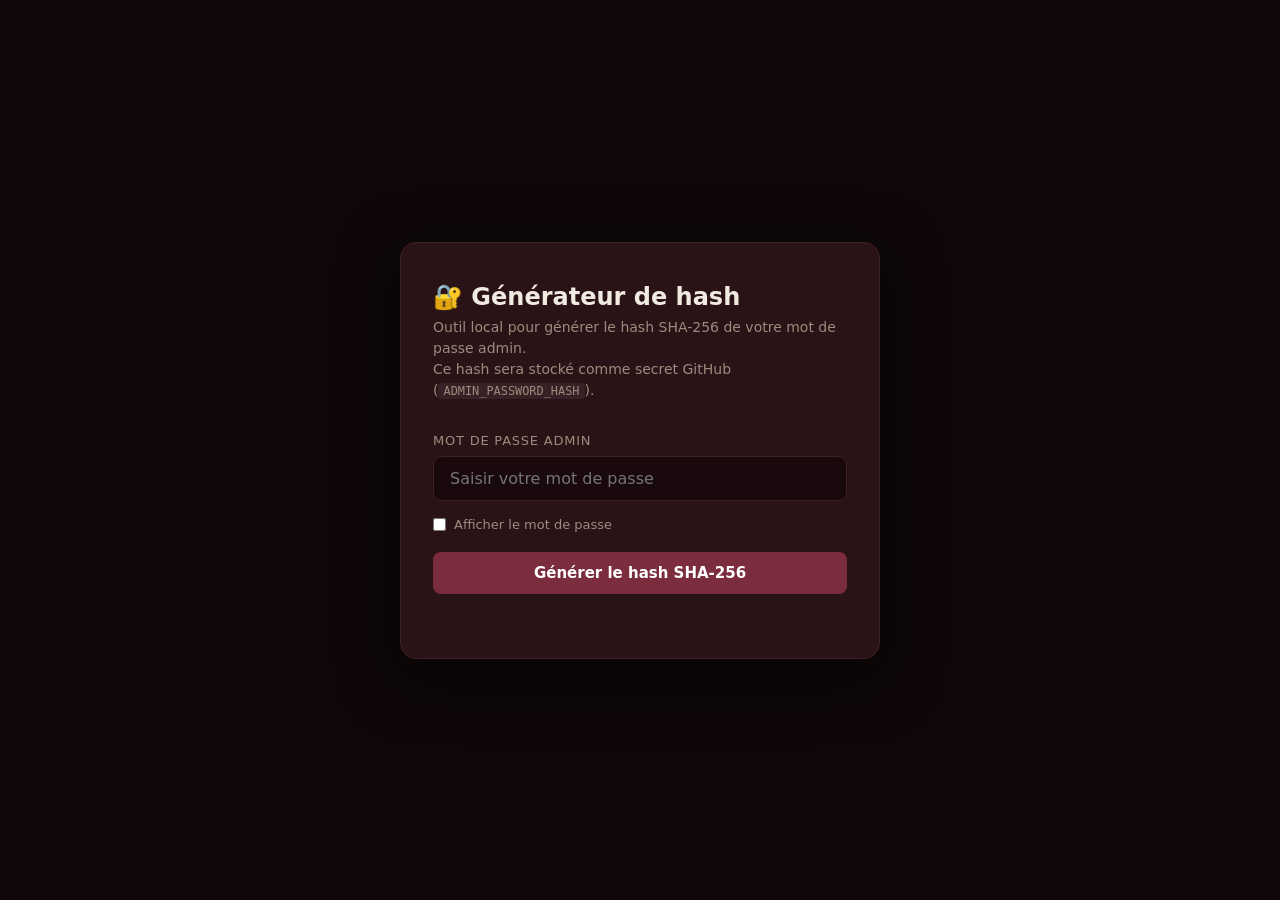
<file: tools/generate-hash.html>
<!DOCTYPE html>
<html lang="fr">
<head>
  <meta charset="UTF-8">
  <meta name="viewport" content="width=device-width, initial-scale=1.0">
  <title>Générateur de hash — La Cave</title>
  <style>
    :root {
      --bg: #0f0709;
      --card: #2a1316;
      --border: #3D2025;
      --text: #F0EAE0;
      --muted: #9E8A7E;
      --gold: #C8A035;
      --bordeaux: #7B2D3E;
      --success: #4A9E6E;
      --error: #C84040;
      --font: 'Segoe UI', system-ui, sans-serif;
    }
    * { box-sizing: border-box; margin: 0; padding: 0; }
    body {
      font-family: var(--font);
      background: var(--bg);
      color: var(--text);
      min-height: 100vh;
      display: flex;
      align-items: center;
      justify-content: center;
      padding: 1rem;
    }
    .card {
      background: var(--card);
      border: 1px solid var(--border);
      border-radius: 16px;
      padding: 2.5rem 2rem;
      width: 100%;
      max-width: 480px;
      box-shadow: 0 16px 64px rgba(0,0,0,.6);
    }
    h1 {
      font-size: 1.5rem;
      font-weight: 700;
      margin-bottom: 0.375rem;
    }
    .subtitle {
      font-size: 0.875rem;
      color: var(--muted);
      margin-bottom: 2rem;
      line-height: 1.5;
    }
    label {
      display: block;
      font-size: 0.8125rem;
      color: var(--muted);
      text-transform: uppercase;
      letter-spacing: .06em;
      margin-bottom: .5rem;
      font-weight: 500;
    }
    input[type="password"], input[type="text"] {
      width: 100%;
      background: #19090d;
      border: 1px solid var(--border);
      border-radius: 8px;
      color: var(--text);
      padding: .75rem 1rem;
      font-family: var(--font);
      font-size: 1rem;
      margin-bottom: 1rem;
      transition: border-color .15s;
    }
    input:focus { outline: none; border-color: var(--bordeaux); box-shadow: 0 0 0 3px rgba(123,45,62,.2); }
    .show-row {
      display: flex;
      align-items: center;
      gap: .5rem;
      margin-bottom: 1.25rem;
    }
    .show-row input[type="checkbox"] { width: auto; margin: 0; cursor: pointer; accent-color: var(--bordeaux); }
    .show-row label { margin: 0; cursor: pointer; font-size: .8125rem; text-transform: none; letter-spacing: 0; }
    button {
      width: 100%;
      background: var(--bordeaux);
      color: #fff;
      border: none;
      border-radius: 8px;
      padding: .75rem 1.25rem;
      font-family: var(--font);
      font-size: .9375rem;
      font-weight: 600;
      cursor: pointer;
      transition: background .15s;
      margin-bottom: 1.5rem;
    }
    button:hover { background: #9B4055; }
    button:disabled { opacity: .5; cursor: not-allowed; }
    .result-section { display: none; }
    .result-section.visible { display: block; }
    .result-label {
      font-size: .75rem;
      color: var(--muted);
      text-transform: uppercase;
      letter-spacing: .07em;
      margin-bottom: .5rem;
    }
    .hash-value {
      background: #19090d;
      border: 1px solid var(--border);
      border-radius: 8px;
      padding: .75rem 1rem;
      font-family: 'Consolas', 'Courier New', monospace;
      font-size: .8125rem;
      color: var(--gold);
      word-break: break-all;
      line-height: 1.6;
      margin-bottom: .75rem;
    }
    .copy-btn {
      width: auto;
      padding: .5rem 1.25rem;
      font-size: .8125rem;
      margin-bottom: 1.5rem;
      background: #19090d;
      border: 1px solid var(--border);
      color: var(--text);
    }
    .copy-btn:hover { background: var(--card); border-color: var(--bordeaux); }
    .copy-btn.copied { background: rgba(74,158,110,.15); border-color: var(--success); color: var(--success); }
    .notice {
      background: rgba(200,160,53,.08);
      border: 1px solid rgba(200,160,53,.3);
      border-radius: 8px;
      padding: 1rem;
      font-size: .8125rem;
      color: var(--gold);
      line-height: 1.6;
    }
    .notice strong { font-weight: 600; }
    .divider { border: none; border-top: 1px solid var(--border); margin: 1.5rem 0; }
    code {
      background: rgba(255,255,255,.06);
      border-radius: 4px;
      padding: 1px 5px;
      font-family: 'Consolas', monospace;
      font-size: .85em;
    }
  </style>
</head>
<body>
  <div class="card">
    <h1>🔐 Générateur de hash</h1>
    <p class="subtitle">
      Outil local pour générer le hash SHA-256 de votre mot de passe admin.<br>
      Ce hash sera stocké comme secret GitHub (<code>ADMIN_PASSWORD_HASH</code>).
    </p>

    <label for="pwd-input">Mot de passe admin</label>
    <input type="password" id="pwd-input" placeholder="Saisir votre mot de passe" autocomplete="off">

    <div class="show-row">
      <input type="checkbox" id="show-pwd" onchange="toggleVisibility()">
      <label for="show-pwd">Afficher le mot de passe</label>
    </div>

    <button onclick="generateHash()" id="gen-btn">Générer le hash SHA-256</button>

    <div class="result-section" id="result-section">
      <div class="result-label">Hash SHA-256 (hexadécimal)</div>
      <div class="hash-value" id="hash-output" role="status" aria-live="polite"></div>
      <button class="copy-btn" id="copy-btn" onclick="copyHash()">📋 Copier le hash</button>

      <hr class="divider">

      <div class="notice">
        <strong>Étapes suivantes :</strong><br>
        1. Copiez ce hash.<br>
        2. Dans GitHub → Settings → Secrets → Actions, créez le secret <code>ADMIN_PASSWORD_HASH</code> avec cette valeur.<br>
        3. Supprimez l'historique de cet outil de votre navigateur si vous le souhaitez.
      </div>
    </div>
  </div>

  <script>
    async function generateHash() {
      const input = document.getElementById('pwd-input').value;
      const btn   = document.getElementById('gen-btn');

      if (!input) {
        alert('Veuillez saisir un mot de passe.');
        return;
      }
      if (input.length < 8) {
        alert('Le mot de passe doit faire au moins 8 caractères.');
        return;
      }

      btn.disabled    = true;
      btn.textContent = 'Calcul en cours…';

      try {
        const encoder    = new TextEncoder();
        const data       = encoder.encode(input);
        const hashBuffer = await crypto.subtle.digest('SHA-256', data);
        const hashHex    = Array.from(new Uint8Array(hashBuffer))
          .map(b => b.toString(16).padStart(2, '0'))
          .join('');

        document.getElementById('hash-output').textContent = hashHex;
        document.getElementById('result-section').classList.add('visible');
        document.getElementById('copy-btn').className = 'copy-btn';
        document.getElementById('copy-btn').textContent = '📋 Copier le hash';
      } catch (err) {
        alert('Erreur lors du calcul : ' + err.message);
      } finally {
        btn.disabled    = false;
        btn.textContent = 'Générer le hash SHA-256';
      }
    }

    function toggleVisibility() {
      const input = document.getElementById('pwd-input');
      input.type  = document.getElementById('show-pwd').checked ? 'text' : 'password';
    }

    async function copyHash() {
      const hash = document.getElementById('hash-output').textContent;
      const btn  = document.getElementById('copy-btn');

      try {
        await navigator.clipboard.writeText(hash);
        btn.textContent = '✅ Copié !';
        btn.classList.add('copied');
        setTimeout(() => {
          btn.textContent = '📋 Copier le hash';
          btn.classList.remove('copied');
        }, 2500);
      } catch {
        // Fallback pour les navigateurs sans accès clipboard
        const ta  = document.createElement('textarea');
        ta.value  = hash;
        ta.style.position = 'fixed';
        ta.style.opacity  = '0';
        document.body.appendChild(ta);
        ta.select();
        document.execCommand('copy');
        document.body.removeChild(ta);
        btn.textContent = '✅ Copié !';
        setTimeout(() => { btn.textContent = '📋 Copier le hash'; }, 2500);
      }
    }

    // Générer en appuyant sur Entrée
    document.getElementById('pwd-input').addEventListener('keydown', e => {
      if (e.key === 'Enter') generateHash();
    });
  </script>
</body>
</html>
</file>
<file: css/style.css>
/* ================================================================
   LA CAVE — Feuille de style principale
   Thème : Élégant / Sombre (cave à vin)
   ================================================================ */

/* ── 1. Variables CSS ──────────────────────────────────────────── */
:root {
  /* Couleurs de fond */
  --c-bg:          #0f0709;
  --c-bg-alt:      #19090d;
  --c-bg-raised:   #221012;
  --c-bg-card:     #2a1316;
  --c-bg-card-hov: #341820;

  /* Couleurs d'accent */
  --c-bordeaux:       #7B2D3E;
  --c-bordeaux-dark:  #5C1F2B;
  --c-bordeaux-light: #9B4055;
  --c-gold:           #C8A035;
  --c-gold-light:     #D4B050;

  /* Texte */
  --c-text:        #F0EAE0;
  --c-text-muted:  #9E8A7E;
  --c-text-subtle: #6B5550;

  /* Bordures */
  --c-border:       #3D2025;
  --c-border-light: #4E2A30;

  /* Statuts */
  --c-success: #4A9E6E;
  --c-error:   #C84040;
  --c-warning: #C0882A;
  --c-info:    #4A80A0;

  /* Couleurs par type de boisson */
  --c-type-rouge:     #8B1A2A;
  --c-type-blanc:     #B89020;
  --c-type-rose:      #C05878;
  --c-type-champagne: #C8A035;
  --c-type-cremant:   #8A9A40;
  --c-type-mousseux:  #608060;
  --c-type-whisky:    #C06830;
  --c-type-cognac:    #904820;
  --c-type-armagnac:  #804018;
  --c-type-rhum:      #703810;
  --c-type-autre:     #605048;

  /* Typographie */
  --font-display: 'Playfair Display', Georgia, 'Times New Roman', serif;
  --font-body:    'Inter', -apple-system, BlinkMacSystemFont, 'Segoe UI', sans-serif;

  /* Échelle typographique */
  --text-xs:   0.75rem;
  --text-sm:   0.875rem;
  --text-base: 1rem;
  --text-lg:   1.125rem;
  --text-xl:   1.25rem;
  --text-2xl:  1.5rem;
  --text-3xl:  1.875rem;
  --text-4xl:  2.25rem;

  /* Espacement */
  --sp-1: 0.25rem;
  --sp-2: 0.5rem;
  --sp-3: 0.75rem;
  --sp-4: 1rem;
  --sp-5: 1.25rem;
  --sp-6: 1.5rem;
  --sp-8: 2rem;
  --sp-10: 2.5rem;
  --sp-12: 3rem;
  --sp-16: 4rem;

  /* Rayons */
  --r-sm:   4px;
  --r-md:   8px;
  --r-lg:   12px;
  --r-xl:   16px;
  --r-full: 9999px;

  /* Ombres */
  --shadow-sm: 0 1px 4px rgba(0,0,0,0.35);
  --shadow-md: 0 4px 16px rgba(0,0,0,0.45);
  --shadow-lg: 0 8px 32px rgba(0,0,0,0.55);
  --shadow-xl: 0 16px 64px rgba(0,0,0,0.65);

  /* Transitions */
  --t-fast: 0.15s ease;
  --t-base: 0.25s ease;
  --t-slow: 0.4s ease;
}

/* ── 2. Reset & Base ───────────────────────────────────────────── */
*, *::before, *::after { box-sizing: border-box; margin: 0; padding: 0; }

html { font-size: 16px; scroll-behavior: smooth; }

body {
  font-family: var(--font-body);
  font-size: var(--text-base);
  background-color: var(--c-bg);
  color: var(--c-text);
  line-height: 1.6;
  min-height: 100vh;
}

img { display: block; max-width: 100%; }

a {
  color: var(--c-gold);
  text-decoration: none;
  transition: color var(--t-fast);
}
a:hover { color: var(--c-gold-light); }

h1, h2, h3, h4 {
  font-family: var(--font-display);
  line-height: 1.2;
  color: var(--c-text);
}
h1 { font-size: var(--text-4xl); font-weight: 700; }
h2 { font-size: var(--text-3xl); font-weight: 600; }
h3 { font-size: var(--text-xl);  font-weight: 600; }
h4 { font-size: var(--text-lg);  font-weight: 500; }

/* ── 3. Layout ─────────────────────────────────────────────────── */
.container {
  max-width: 1280px;
  margin: 0 auto;
  padding: 0 var(--sp-6);
}

/* ── 4. En-tête ────────────────────────────────────────────────── */
.header {
  background: var(--c-bg-alt);
  border-bottom: 1px solid var(--c-border);
  position: sticky;
  top: 0;
  z-index: 100;
  padding: var(--sp-4) 0;
}
.header .container { display: flex; align-items: center; justify-content: space-between; }

.header__brand { display: flex; align-items: center; gap: var(--sp-3); }
.header__logo  { width: 28px; height: 70px; color: var(--c-bordeaux-light); flex-shrink: 0; }
.header__title {
  font-family: var(--font-display);
  font-size: var(--text-2xl);
  font-weight: 700;
  color: var(--c-text);
  letter-spacing: 0.04em;
}
.header__subtitle {
  font-size: var(--text-xs);
  color: var(--c-text-muted);
  letter-spacing: 0.06em;
  text-transform: uppercase;
}
.header__nav { display: flex; align-items: center; gap: var(--sp-3); }

/* ── 5. Boutons ────────────────────────────────────────────────── */
.btn {
  display: inline-flex;
  align-items: center;
  gap: var(--sp-2);
  padding: var(--sp-2) var(--sp-5);
  border: 1px solid transparent;
  border-radius: var(--r-md);
  font-family: var(--font-body);
  font-size: var(--text-sm);
  font-weight: 500;
  cursor: pointer;
  transition: all var(--t-fast);
  text-decoration: none;
  white-space: nowrap;
  line-height: 1.4;
}
.btn--primary {
  background: var(--c-bordeaux);
  color: #fff;
  border-color: var(--c-bordeaux);
}
.btn--primary:hover {
  background: var(--c-bordeaux-light);
  border-color: var(--c-bordeaux-light);
  color: #fff;
}
.btn--secondary {
  background: var(--c-bg-raised);
  color: var(--c-text);
  border-color: var(--c-border-light);
}
.btn--secondary:hover {
  background: var(--c-bg-card-hov);
  border-color: var(--c-bordeaux);
  color: var(--c-text);
}
.btn--ghost {
  background: transparent;
  color: var(--c-text-muted);
  border-color: var(--c-border);
}
.btn--ghost:hover {
  color: var(--c-text);
  border-color: var(--c-border-light);
  background: rgba(255,255,255,0.04);
}
.btn--danger {
  background: rgba(200, 64, 64, 0.12);
  color: var(--c-error);
  border-color: rgba(200, 64, 64, 0.3);
}
.btn--danger:hover {
  background: rgba(200, 64, 64, 0.25);
  border-color: var(--c-error);
}
.btn--sm { padding: var(--sp-1) var(--sp-3); font-size: var(--text-xs); }
.btn:disabled { opacity: 0.5; cursor: not-allowed; }

/* ── 6. Héro / Statistiques ────────────────────────────────────── */
.hero {
  background: linear-gradient(160deg, var(--c-bg-alt) 0%, var(--c-bg-raised) 100%);
  border-bottom: 1px solid var(--c-border);
  padding: var(--sp-12) 0;
  text-align: center;
}
.hero__title {
  font-size: var(--text-4xl);
  font-style: italic;
  color: var(--c-text);
}
.hero__divider {
  width: 60px;
  height: 2px;
  background: var(--c-gold);
  margin: var(--sp-6) auto;
}
.stats-grid {
  display: grid;
  grid-template-columns: repeat(auto-fit, minmax(140px, 1fr));
  gap: var(--sp-4);
  max-width: 720px;
  margin: 0 auto;
}
.stat-card {
  background: var(--c-bg-card);
  border: 1px solid var(--c-border);
  border-radius: var(--r-lg);
  padding: var(--sp-6) var(--sp-4);
  transition: border-color var(--t-base);
}
.stat-card:hover { border-color: var(--c-bordeaux); }
.stat-card__value {
  display: block;
  font-family: var(--font-display);
  font-size: var(--text-3xl);
  font-weight: 700;
  color: var(--c-gold);
  line-height: 1;
  margin-bottom: var(--sp-2);
}
.stat-card__label {
  display: block;
  font-size: var(--text-xs);
  color: var(--c-text-muted);
  text-transform: uppercase;
  letter-spacing: 0.08em;
}

/* ── 7. Contrôles / Filtres ────────────────────────────────────── */
.controls {
  background: var(--c-bg-alt);
  border-bottom: 1px solid var(--c-border);
  padding: var(--sp-4) 0;
  position: sticky;
  top: 70px;
  z-index: 50;
}
.controls__bar {
  display: flex;
  align-items: center;
  gap: var(--sp-4);
  flex-wrap: wrap;
  margin-bottom: var(--sp-3);
}
.controls__filters { display: flex; gap: var(--sp-3); flex-wrap: wrap; flex: 1; }
.controls__search  { flex-shrink: 0; }
.cellar__count     { font-size: var(--text-xs); color: var(--c-text-muted); }

.filter-select,
.search-input {
  background: var(--c-bg-raised);
  border: 1px solid var(--c-border);
  border-radius: var(--r-md);
  color: var(--c-text);
  padding: var(--sp-2) var(--sp-4);
  font-family: var(--font-body);
  font-size: var(--text-sm);
  transition: border-color var(--t-fast);
  appearance: none;
}
.filter-select { cursor: pointer; padding-right: var(--sp-8); background-image: url("data:image/svg+xml,%3Csvg xmlns='http://www.w3.org/2000/svg' width='10' height='6' viewBox='0 0 10 6'%3E%3Cpath d='M0 0l5 6 5-6z' fill='%239E8A7E'/%3E%3C/svg%3E"); background-repeat: no-repeat; background-position: right 12px center; }
.filter-select:focus,
.filter-select:hover,
.search-input:focus,
.search-input:hover { border-color: var(--c-bordeaux); outline: none; }
.search-input { min-width: 220px; }

/* ── 8. Grille des bouteilles ──────────────────────────────────── */
.cellar { padding: var(--sp-10) 0 var(--sp-16); }
.bottle-grid {
  display: grid;
  grid-template-columns: repeat(auto-fill, minmax(210px, 1fr));
  gap: var(--sp-6);
}

/* ── 9. Carte bouteille ────────────────────────────────────────── */
.bottle-card {
  background: var(--c-bg-card);
  border: 1px solid var(--c-border);
  border-radius: var(--r-lg);
  overflow: hidden;
  cursor: pointer;
  transition: transform var(--t-base), border-color var(--t-base), box-shadow var(--t-base);
  list-style: none;
}
.bottle-card:hover,
.bottle-card:focus-visible {
  transform: translateY(-4px);
  border-color: var(--c-bordeaux);
  box-shadow: var(--shadow-lg);
  outline: none;
}
.bottle-card:focus-visible { outline: 2px solid var(--c-gold); outline-offset: 2px; }

.bottle-card__image {
  position: relative;
  aspect-ratio: 3/4;
  background: var(--c-bg-raised);
  overflow: hidden;
}
.bottle-card__image img {
  width: 100%;
  height: 100%;
  object-fit: cover;
  transition: transform var(--t-slow);
}
.bottle-card:hover .bottle-card__image img { transform: scale(1.06); }

.bottle-card__placeholder {
  width: 100%;
  height: 100%;
  display: flex;
  align-items: center;
  justify-content: center;
  color: var(--c-text-subtle);
  opacity: 0.4;
}

.bottle-card__type-badge {
  position: absolute;
  top: var(--sp-3);
  left: var(--sp-3);
  padding: 2px var(--sp-2);
  border-radius: var(--r-sm);
  font-size: var(--text-xs);
  font-weight: 700;
  letter-spacing: 0.05em;
  text-transform: uppercase;
  color: #fff;
  text-shadow: 0 1px 2px rgba(0,0,0,0.4);
}
.bottle-card__quantity {
  position: absolute;
  top: var(--sp-3);
  right: var(--sp-3);
  width: 28px;
  height: 28px;
  border-radius: var(--r-full);
  background: rgba(0,0,0,0.65);
  border: 1px solid rgba(255,255,255,0.18);
  display: flex;
  align-items: center;
  justify-content: center;
  font-size: var(--text-xs);
  font-weight: 700;
  color: var(--c-text);
}
.bottle-card__quantity--empty { color: var(--c-error); border-color: rgba(200,64,64,0.5); }

.bottle-card__body { padding: var(--sp-4); }
.bottle-card__producer {
  font-size: var(--text-xs);
  color: var(--c-text-muted);
  text-transform: uppercase;
  letter-spacing: 0.07em;
  margin-bottom: 2px;
  white-space: nowrap;
  overflow: hidden;
  text-overflow: ellipsis;
}
.bottle-card__name {
  font-family: var(--font-display);
  font-size: var(--text-base);
  font-weight: 600;
  color: var(--c-text);
  margin-bottom: var(--sp-3);
  line-height: 1.3;
  display: -webkit-box;
  -webkit-line-clamp: 2;
  -webkit-box-orient: vertical;
  overflow: hidden;
}
.bottle-card__meta { display: flex; flex-direction: column; gap: 3px; }
.bottle-card__millesime { font-weight: 700; color: var(--c-gold); font-size: var(--text-sm); }
.bottle-card__appellation,
.bottle-card__region { font-size: var(--text-xs); color: var(--c-text-muted); }

/* ── 10. États (chargement, vide, erreur) ──────────────────────── */
.loading-state {
  display: flex;
  flex-direction: column;
  align-items: center;
  justify-content: center;
  padding: var(--sp-16);
  gap: var(--sp-4);
  color: var(--c-text-muted);
}
.spinner {
  width: 40px;
  height: 40px;
  border: 3px solid var(--c-border-light);
  border-top-color: var(--c-bordeaux);
  border-radius: 50%;
  animation: spin 0.8s linear infinite;
}
@keyframes spin { to { transform: rotate(360deg); } }

.empty-state {
  text-align: center;
  padding: var(--sp-16);
  color: var(--c-text-subtle);
}
.empty-state__icon   { font-size: 3.5rem; margin-bottom: var(--sp-4); opacity: 0.5; }
.empty-state__title  { font-family: var(--font-display); font-size: var(--text-2xl); color: var(--c-text-muted); margin-bottom: var(--sp-2); }
.empty-state__message { font-size: var(--text-base); }

/* ── 11. Modal ─────────────────────────────────────────────────── */
.modal {
  position: fixed;
  inset: 0;
  z-index: 1000;
  display: flex;
  align-items: center;
  justify-content: center;
  padding: var(--sp-4);
}
.modal.hidden { display: none; }

.modal__backdrop {
  position: absolute;
  inset: 0;
  background: rgba(0,0,0,0.78);
  backdrop-filter: blur(4px);
}
.modal__panel {
  position: relative;
  background: var(--c-bg-card);
  border: 1px solid var(--c-border-light);
  border-radius: var(--r-xl);
  box-shadow: var(--shadow-xl);
  max-width: 860px;
  width: 100%;
  max-height: 92vh;
  overflow-y: auto;
}
.modal__panel--form { max-width: 680px; }

.modal__close {
  position: absolute;
  top: var(--sp-4);
  right: var(--sp-4);
  width: 32px;
  height: 32px;
  border-radius: var(--r-full);
  background: var(--c-bg-raised);
  border: 1px solid var(--c-border);
  color: var(--c-text-muted);
  font-size: var(--text-lg);
  cursor: pointer;
  display: flex;
  align-items: center;
  justify-content: center;
  transition: all var(--t-fast);
  z-index: 1;
  line-height: 1;
}
.modal__close:hover { background: var(--c-error); color: #fff; border-color: var(--c-error); }

/* Contenu du modal détail */
.modal__content {
  display: grid;
  grid-template-columns: 260px 1fr;
}
.modal__image {
  background: var(--c-bg-raised);
  border-right: 1px solid var(--c-border);
  border-radius: var(--r-xl) 0 0 var(--r-xl);
  overflow: hidden;
  min-height: 380px;
  display: flex;
  align-items: center;
  justify-content: center;
}
.modal__image img { width: 100%; height: 100%; object-fit: cover; }
.modal__image-placeholder { color: var(--c-text-subtle); opacity: 0.3; }

.modal__info       { padding: var(--sp-8); }
.modal__header     { padding-bottom: var(--sp-5); border-bottom: 1px solid var(--c-border); margin-bottom: var(--sp-5); }
.modal__header h2  { font-size: var(--text-2xl); margin: var(--sp-2) 0 var(--sp-1); }
.modal__producer   { color: var(--c-gold); font-size: var(--text-sm); text-transform: uppercase; letter-spacing: 0.07em; }

.modal__details {
  display: grid;
  grid-template-columns: 1fr 1fr;
  gap: var(--sp-3) var(--sp-6);
  margin-bottom: var(--sp-5);
}
.detail-row { display: flex; flex-direction: column; gap: 2px; }
.detail-row__label { font-size: var(--text-xs); color: var(--c-text-muted); text-transform: uppercase; letter-spacing: 0.07em; }
.detail-row__value { font-size: var(--text-sm); color: var(--c-text); font-weight: 500; }

.modal__location {
  background: var(--c-bg-raised);
  border: 1px solid var(--c-border);
  border-radius: var(--r-md);
  padding: var(--sp-4);
  margin-bottom: var(--sp-4);
  display: flex;
  justify-content: space-between;
  align-items: center;
}
.modal__notes {
  background: var(--c-bg-raised);
  border-left: 3px solid var(--c-bordeaux);
  padding: var(--sp-4);
  border-radius: 0 var(--r-md) var(--r-md) 0;
}
.modal__notes h4 { font-size: var(--text-xs); color: var(--c-gold); margin-bottom: var(--sp-2); text-transform: uppercase; letter-spacing: 0.07em; }
.modal__notes p  { font-size: var(--text-sm); color: var(--c-text-muted); font-style: italic; line-height: 1.7; }

/* ── 12. Badge ─────────────────────────────────────────────────── */
.badge {
  display: inline-block;
  padding: 2px var(--sp-2);
  border-radius: var(--r-sm);
  font-size: var(--text-xs);
  font-weight: 700;
  letter-spacing: 0.05em;
  text-transform: uppercase;
  color: #fff;
}

/* ── 13. Bannière démo ─────────────────────────────────────────── */
.demo-banner {
  position: fixed;
  bottom: var(--sp-4);
  left: 50%;
  transform: translateX(-50%);
  background: rgba(200, 160, 53, 0.08);
  border: 1px solid rgba(200, 160, 53, 0.4);
  color: var(--c-gold);
  padding: var(--sp-3) var(--sp-6);
  border-radius: var(--r-full);
  font-size: var(--text-xs);
  z-index: 200;
  backdrop-filter: blur(4px);
  white-space: nowrap;
  text-align: center;
}

/* ── 14. Pied de page ──────────────────────────────────────────── */
.footer {
  background: var(--c-bg-alt);
  border-top: 1px solid var(--c-border);
  padding: var(--sp-8) 0;
  text-align: center;
  color: var(--c-text-subtle);
  font-size: var(--text-sm);
}

/* ── 15. Utilitaires ───────────────────────────────────────────── */
.hidden { display: none !important; }
.sr-only {
  position: absolute;
  width: 1px; height: 1px;
  padding: 0; margin: -1px;
  overflow: hidden;
  clip: rect(0,0,0,0);
  white-space: nowrap;
  border: 0;
}
.link-subtle { color: var(--c-text-muted); font-size: var(--text-sm); }
.link-subtle:hover { color: var(--c-text); }

/* ================================================================
   STYLES ADMIN
   ================================================================ */

/* ── A1. Overlay d'authentification ────────────────────────────── */
.auth-overlay {
  position: fixed;
  inset: 0;
  background: var(--c-bg);
  z-index: 2000;
  display: flex;
  align-items: center;
  justify-content: center;
  padding: var(--sp-4);
}
.auth-card {
  background: var(--c-bg-card);
  border: 1px solid var(--c-border);
  border-radius: var(--r-xl);
  padding: var(--sp-10) var(--sp-8);
  width: 100%;
  max-width: 400px;
  text-align: center;
  box-shadow: var(--shadow-xl);
}
.auth-card__logo {
  width: 36px;
  height: 90px;
  color: var(--c-bordeaux-light);
  margin: 0 auto var(--sp-6);
}
.auth-card h1 { font-size: var(--text-2xl); margin-bottom: var(--sp-2); }
.auth-card__subtitle { color: var(--c-text-muted); font-size: var(--text-sm); margin-bottom: var(--sp-8); }

.form-error {
  color: var(--c-error);
  font-size: var(--text-sm);
  margin-top: var(--sp-3);
  background: rgba(200,64,64,0.08);
  border: 1px solid rgba(200,64,64,0.3);
  border-radius: var(--r-md);
  padding: var(--sp-3) var(--sp-4);
}

/* ── A2. En-tête & barre admin ─────────────────────────────────── */
.admin-header {
  background: var(--c-bg-alt);
  border-bottom: 1px solid var(--c-border);
  padding: var(--sp-4) 0;
  position: sticky;
  top: 0;
  z-index: 100;
}
.admin-header .container { display: flex; align-items: center; justify-content: space-between; }

.admin-stats-bar {
  background: var(--c-bg-raised);
  border-bottom: 1px solid var(--c-border);
  padding: var(--sp-3) 0;
}
.admin-stats-grid {
  display: flex;
  gap: var(--sp-8);
  flex-wrap: wrap;
}
.admin-stat { display: flex; align-items: baseline; gap: var(--sp-2); }
.admin-stat__value { font-family: var(--font-display); font-size: var(--text-xl); color: var(--c-gold); font-weight: 700; }
.admin-stat__label { font-size: var(--text-xs); color: var(--c-text-muted); text-transform: uppercase; letter-spacing: 0.06em; }

.admin-toolbar {
  background: var(--c-bg-alt);
  border-bottom: 1px solid var(--c-border);
  padding: var(--sp-4) 0;
}
.admin-toolbar .container { display: flex; align-items: center; gap: var(--sp-4); flex-wrap: wrap; }

.admin-content { padding: var(--sp-8) 0 var(--sp-16); }

/* ── Section archives ────────────────────────────────────────── */
.admin-section-divider {
  display: flex;
  align-items: center;
  gap: var(--sp-4);
  margin: var(--sp-10) 0 var(--sp-5);
  color: var(--c-text-subtle);
  font-size: var(--text-xs);
  text-transform: uppercase;
  letter-spacing: 0.1em;
}
.admin-section-divider::before,
.admin-section-divider::after {
  content: '';
  flex: 1;
  height: 1px;
  background: var(--c-border);
}
.admin-section-divider span { padding: 0 var(--sp-3); flex-shrink: 0; }
.archived-row td { opacity: 0.72; }
.archived-row--clickable { cursor: pointer; }
.archived-row--clickable:hover td { opacity: 1; background: var(--c-bg-raised); }
.archived-row--clickable:focus-visible { outline: 2px solid var(--c-gold); outline-offset: -2px; }
.archived-cell { color: var(--c-text-muted); font-style: italic; }
.archived-cell--comment {
  max-width: 200px;
  overflow: hidden;
  text-overflow: ellipsis;
  white-space: nowrap;
}

/* Modal de détail d'une bouteille archivée */
.archived-detail-meta {
  background: rgba(200, 64, 64, 0.06);
  border: 1px solid rgba(200, 64, 64, 0.25);
  border-radius: var(--r-lg);
  overflow: hidden;
}
.archived-detail-meta__header {
  display: flex;
  align-items: center;
  gap: var(--sp-2);
  padding: var(--sp-3) var(--sp-4);
  background: rgba(200, 64, 64, 0.1);
  border-bottom: 1px solid rgba(200, 64, 64, 0.2);
  font-size: var(--text-xs);
  text-transform: uppercase;
  letter-spacing: 0.08em;
  color: var(--c-error);
  font-weight: 600;
}
.archived-detail-meta__body { padding: var(--sp-4); }

/* ── A3. Tableau ───────────────────────────────────────────────── */
.table-wrapper { overflow-x: auto; border-radius: var(--r-lg); border: 1px solid var(--c-border); }
.bottles-table { width: 100%; border-collapse: collapse; min-width: 700px; }
.bottles-table th {
  text-align: left;
  font-size: var(--text-xs);
  text-transform: uppercase;
  letter-spacing: 0.08em;
  color: var(--c-text-muted);
  padding: var(--sp-3) var(--sp-4);
  border-bottom: 1px solid var(--c-border);
  background: var(--c-bg-raised);
  white-space: nowrap;
}
.bottles-table td {
  padding: var(--sp-3) var(--sp-4);
  font-size: var(--text-sm);
  border-bottom: 1px solid var(--c-border);
  vertical-align: middle;
}
.bottles-table tr:last-child td { border-bottom: none; }
.bottles-table tr:hover td { background: var(--c-bg-raised); }
.th-actions { text-align: right; }
.td-actions { display: flex; gap: var(--sp-2); justify-content: flex-end; }

/* ── A4. Formulaire ────────────────────────────────────────────── */
.form-wrapper { padding: var(--sp-8); }
.form-wrapper h2 { margin-bottom: var(--sp-6); }

.form-group { margin-bottom: var(--sp-5); }
.form-group label {
  display: block;
  font-size: var(--text-sm);
  color: var(--c-text-muted);
  margin-bottom: var(--sp-2);
  font-weight: 500;
}
.required { color: var(--c-bordeaux-light); margin-left: 2px; }

.form-control {
  width: 100%;
  background: var(--c-bg-raised);
  border: 1px solid var(--c-border);
  border-radius: var(--r-md);
  color: var(--c-text);
  padding: var(--sp-3) var(--sp-4);
  font-family: var(--font-body);
  font-size: var(--text-sm);
  transition: border-color var(--t-fast), box-shadow var(--t-fast);
  appearance: none;
}
.form-control:focus {
  outline: none;
  border-color: var(--c-bordeaux);
  box-shadow: 0 0 0 3px rgba(123,45,62,0.2);
}
.form-control::placeholder { color: var(--c-text-subtle); }
select.form-control { cursor: pointer; }
textarea.form-control { resize: vertical; min-height: 90px; }

.form-row   { display: grid; grid-template-columns: 1fr 1fr; gap: var(--sp-4); }
.form-row--3 { grid-template-columns: 1fr 1fr 1fr; }

.form-section { margin-bottom: var(--sp-8); }
.form-section h3 {
  font-size: var(--text-xs);
  text-transform: uppercase;
  letter-spacing: 0.1em;
  color: var(--c-text-muted);
  padding-bottom: var(--sp-3);
  border-bottom: 1px solid var(--c-border);
  margin-bottom: var(--sp-5);
  font-family: var(--font-body);
}
.form-actions {
  display: flex;
  justify-content: flex-end;
  gap: var(--sp-3);
  padding-top: var(--sp-4);
  border-top: 1px solid var(--c-border);
}

/* ── A5. Recherche OpenFoodFacts ───────────────────────────────── */
.off-search {
  background: var(--c-bg-raised);
  border: 1px solid var(--c-border);
  border-radius: var(--r-lg);
  padding: var(--sp-4);
  margin-bottom: var(--sp-6);
}
.off-search__header {
  display: flex;
  align-items: center;
  gap: var(--sp-2);
  font-size: var(--text-xs);
  color: var(--c-text-muted);
  text-transform: uppercase;
  letter-spacing: 0.07em;
  margin-bottom: var(--sp-3);
}
.off-search__row { display: flex; gap: var(--sp-3); }
.off-search__row .form-control { flex: 1; }

.off-results { margin-top: var(--sp-3); }
.off-result-item {
  display: flex;
  align-items: center;
  gap: var(--sp-3);
  padding: var(--sp-3);
  border-radius: var(--r-md);
  cursor: pointer;
  transition: background var(--t-fast);
  border: 1px solid transparent;
}
.off-result-item:hover { background: var(--c-bg-card-hov); border-color: var(--c-border); }
.off-result-item img  { width: 40px; height: 40px; object-fit: cover; border-radius: var(--r-sm); flex-shrink: 0; }
.off-result-item__name  { font-size: var(--text-sm); font-weight: 500; color: var(--c-text); }
.off-result-item__brand { font-size: var(--text-xs); color: var(--c-text-muted); }
.off-no-result { font-size: var(--text-sm); color: var(--c-text-muted); text-align: center; padding: var(--sp-4); }

/* ── A6. Notification toast ────────────────────────────────────── */
.notification {
  position: fixed;
  bottom: var(--sp-6);
  right: var(--sp-6);
  padding: var(--sp-4) var(--sp-6);
  border-radius: var(--r-lg);
  font-size: var(--text-sm);
  font-weight: 500;
  box-shadow: var(--shadow-lg);
  z-index: 3000;
  animation: slideInToast 0.3s ease;
  max-width: 380px;
}
.notification--success { background: rgba(74,158,110,0.15); border: 1px solid var(--c-success); color: var(--c-success); }
.notification--error   { background: rgba(200,64,64,0.15);  border: 1px solid var(--c-error);   color: var(--c-error);   }
.notification--info    { background: rgba(74,128,160,0.15); border: 1px solid var(--c-info);    color: var(--c-info);    }
@keyframes slideInToast {
  from { transform: translateY(16px); opacity: 0; }
  to   { transform: translateY(0);    opacity: 1; }
}

/* ── 16. Responsive ────────────────────────────────────────────── */
@media (max-width: 1024px) {
  .modal__content { grid-template-columns: 1fr; }
  .modal__image {
    border-right: none;
    border-bottom: 1px solid var(--c-border);
    border-radius: var(--r-xl) var(--r-xl) 0 0;
    min-height: 240px;
  }
}
@media (max-width: 768px) {
  .bottle-grid { grid-template-columns: repeat(auto-fill, minmax(160px, 1fr)); gap: var(--sp-4); }
  .controls__bar { flex-direction: column; align-items: stretch; }
  .hero__title { font-size: var(--text-3xl); }
  .stats-grid  { grid-template-columns: repeat(2, 1fr); }
  .form-row, .form-row--3 { grid-template-columns: 1fr; }
  .modal__details { grid-template-columns: 1fr; }
  .admin-toolbar .container { flex-direction: column; align-items: stretch; }
  .demo-banner { font-size: 11px; padding: var(--sp-2) var(--sp-4); white-space: normal; text-align: center; }
}
@media (max-width: 480px) {
  .container { padding: 0 var(--sp-4); }
  .bottle-grid { grid-template-columns: repeat(2, 1fr); gap: var(--sp-3); }
  .hero { padding: var(--sp-8) 0; }
  .notification { left: var(--sp-4); right: var(--sp-4); }
}
</file>
<file: public/css/style.css>
/* ================================================================
   LA CAVE — Feuille de style principale
   Thème : Élégant / Sombre (cave à vin)
   ================================================================ */

/* ── 1. Variables CSS ──────────────────────────────────────────── */
:root {
  /* Couleurs de fond */
  --c-bg:          #0f0709;
  --c-bg-alt:      #19090d;
  --c-bg-raised:   #221012;
  --c-bg-card:     #2a1316;
  --c-bg-card-hov: #341820;

  /* Couleurs d'accent */
  --c-bordeaux:       #7B2D3E;
  --c-bordeaux-dark:  #5C1F2B;
  --c-bordeaux-light: #9B4055;
  --c-gold:           #C8A035;
  --c-gold-light:     #D4B050;

  /* Texte */
  --c-text:        #F0EAE0;
  --c-text-muted:  #9E8A7E;
  --c-text-subtle: #6B5550;

  /* Bordures */
  --c-border:       #3D2025;
  --c-border-light: #4E2A30;

  /* Statuts */
  --c-success: #4A9E6E;
  --c-error:   #C84040;
  --c-warning: #C0882A;
  --c-info:    #4A80A0;

  /* Couleurs par type de boisson */
  --c-type-rouge:     #8B1A2A;
  --c-type-blanc:     #B89020;
  --c-type-rose:      #C05878;
  --c-type-champagne: #C8A035;
  --c-type-cremant:   #8A9A40;
  --c-type-mousseux:  #608060;
  --c-type-whisky:    #C06830;
  --c-type-cognac:    #904820;
  --c-type-armagnac:  #804018;
  --c-type-rhum:      #703810;
  --c-type-autre:     #605048;

  /* Typographie */
  --font-display: 'Playfair Display', Georgia, 'Times New Roman', serif;
  --font-body:    'Inter', -apple-system, BlinkMacSystemFont, 'Segoe UI', sans-serif;

  /* Échelle typographique */
  --text-xs:   0.75rem;
  --text-sm:   0.875rem;
  --text-base: 1rem;
  --text-lg:   1.125rem;
  --text-xl:   1.25rem;
  --text-2xl:  1.5rem;
  --text-3xl:  1.875rem;
  --text-4xl:  2.25rem;

  /* Espacement */
  --sp-1: 0.25rem;
  --sp-2: 0.5rem;
  --sp-3: 0.75rem;
  --sp-4: 1rem;
  --sp-5: 1.25rem;
  --sp-6: 1.5rem;
  --sp-8: 2rem;
  --sp-10: 2.5rem;
  --sp-12: 3rem;
  --sp-16: 4rem;

  /* Rayons */
  --r-sm:   4px;
  --r-md:   8px;
  --r-lg:   12px;
  --r-xl:   16px;
  --r-full: 9999px;

  /* Ombres */
  --shadow-sm: 0 1px 4px rgba(0,0,0,0.35);
  --shadow-md: 0 4px 16px rgba(0,0,0,0.45);
  --shadow-lg: 0 8px 32px rgba(0,0,0,0.55);
  --shadow-xl: 0 16px 64px rgba(0,0,0,0.65);

  /* Transitions */
  --t-fast: 0.15s ease;
  --t-base: 0.25s ease;
  --t-slow: 0.4s ease;
}

/* ── 2. Reset & Base ───────────────────────────────────────────── */
*, *::before, *::after { box-sizing: border-box; margin: 0; padding: 0; }

html { font-size: 16px; scroll-behavior: smooth; }

body {
  font-family: var(--font-body);
  font-size: var(--text-base);
  background-color: var(--c-bg);
  color: var(--c-text);
  line-height: 1.6;
  min-height: 100vh;
}

img { display: block; max-width: 100%; }

a {
  color: var(--c-gold);
  text-decoration: none;
  transition: color var(--t-fast);
}
a:hover { color: var(--c-gold-light); }

h1, h2, h3, h4 {
  font-family: var(--font-display);
  line-height: 1.2;
  color: var(--c-text);
}
h1 { font-size: var(--text-4xl); font-weight: 700; }
h2 { font-size: var(--text-3xl); font-weight: 600; }
h3 { font-size: var(--text-xl);  font-weight: 600; }
h4 { font-size: var(--text-lg);  font-weight: 500; }

/* ── 3. Layout ─────────────────────────────────────────────────── */
.container {
  max-width: 1280px;
  margin: 0 auto;
  padding: 0 var(--sp-6);
}

/* ── 4. En-tête ────────────────────────────────────────────────── */
.header {
  background: var(--c-bg-alt);
  border-bottom: 1px solid var(--c-border);
  position: sticky;
  top: 0;
  z-index: 100;
  padding: var(--sp-4) 0;
}
.header .container { display: flex; align-items: center; justify-content: space-between; gap: var(--sp-3); }

.header__brand { display: flex; align-items: center; gap: var(--sp-3); min-width: 0; flex: 1 1 auto; }
.header__logo  { width: 28px; height: 70px; color: var(--c-bordeaux-light); flex-shrink: 0; }
.header__title {
  font-family: var(--font-display);
  font-size: var(--text-2xl);
  font-weight: 700;
  color: var(--c-text);
  letter-spacing: 0.04em;
}
.header__subtitle {
  font-size: var(--text-xs);
  color: var(--c-text-muted);
  letter-spacing: 0.06em;
  text-transform: uppercase;
}
.header__nav { display: flex; align-items: center; gap: var(--sp-2); justify-content: flex-end; flex: 0 0 auto; }

.btn.header-action {
  padding: 4px 8px;
  min-height: 30px;
  gap: 6px;
  font-size: 11px;
}

.btn.header-action svg {
  width: 13px;
  height: 13px;
  flex-shrink: 0;
}

.btn.header-action .header-action__label {
  display: inline-block;
  max-width: 112px;
  overflow: hidden;
  text-overflow: ellipsis;
}

/* ── 5. Boutons ────────────────────────────────────────────────── */
.btn {
  display: inline-flex;
  align-items: center;
  gap: var(--sp-2);
  padding: var(--sp-2) var(--sp-5);
  border: 1px solid transparent;
  border-radius: var(--r-md);
  font-family: var(--font-body);
  font-size: var(--text-sm);
  font-weight: 500;
  cursor: pointer;
  transition: all var(--t-fast);
  text-decoration: none;
  white-space: nowrap;
  line-height: 1.4;
}
.btn--primary {
  background: var(--c-bordeaux);
  color: #fff;
  border-color: var(--c-bordeaux);
}
.btn--primary:hover {
  background: var(--c-bordeaux-light);
  border-color: var(--c-bordeaux-light);
  color: #fff;
}
.btn--secondary {
  background: var(--c-bg-raised);
  color: var(--c-text);
  border-color: var(--c-border-light);
}
.btn--secondary:hover {
  background: var(--c-bg-card-hov);
  border-color: var(--c-bordeaux);
  color: var(--c-text);
}
.btn--ghost {
  background: transparent;
  color: var(--c-text-muted);
  border-color: var(--c-border);
}
.btn--ghost:hover {
  color: var(--c-text);
  border-color: var(--c-border-light);
  background: rgba(255,255,255,0.04);
}
.btn--danger {
  background: rgba(200, 64, 64, 0.12);
  color: var(--c-error);
  border-color: rgba(200, 64, 64, 0.3);
}
.btn--danger:hover {
  background: rgba(200, 64, 64, 0.25);
  border-color: var(--c-error);
}
.btn--sm { padding: var(--sp-1) var(--sp-3); font-size: var(--text-xs); }
.btn:disabled { opacity: 0.5; cursor: not-allowed; }

/* ── 6. Héro / Statistiques ────────────────────────────────────── */
.hero {
  background: linear-gradient(160deg, var(--c-bg-alt) 0%, var(--c-bg-raised) 100%);
  border-bottom: 1px solid var(--c-border);
  padding: var(--sp-12) 0;
  text-align: center;
}
.hero__title {
  font-size: var(--text-4xl);
  font-style: italic;
  color: var(--c-text);
}
.hero__divider {
  width: 60px;
  height: 2px;
  background: var(--c-gold);
  margin: var(--sp-6) auto;
}
.stats-grid {
  display: grid;
  grid-template-columns: repeat(auto-fit, minmax(140px, 1fr));
  gap: var(--sp-4);
  max-width: 720px;
  margin: 0 auto;
}
.stat-card {
  background: var(--c-bg-card);
  border: 1px solid var(--c-border);
  border-radius: var(--r-lg);
  padding: var(--sp-6) var(--sp-4);
  transition: border-color var(--t-base);
}
.stat-card:hover { border-color: var(--c-bordeaux); }
.stat-card__value {
  display: block;
  font-family: var(--font-display);
  font-size: var(--text-3xl);
  font-weight: 700;
  color: var(--c-gold);
  line-height: 1;
  margin-bottom: var(--sp-2);
}
.stat-card__label {
  display: block;
  font-size: var(--text-xs);
  color: var(--c-text-muted);
  text-transform: uppercase;
  letter-spacing: 0.08em;
}

/* ── 7. Contrôles / Filtres ────────────────────────────────────── */
.controls {
  background: var(--c-bg-alt);
  border-bottom: 1px solid var(--c-border);
  padding: var(--sp-4) 0;
  position: sticky;
  top: 70px;
  z-index: 50;
}
.controls__bar {
  display: flex;
  align-items: center;
  gap: var(--sp-4);
  flex-wrap: wrap;
  margin-bottom: var(--sp-3);
}
.controls__filters { display: flex; gap: var(--sp-3); flex-wrap: wrap; flex: 1; }
.controls__search  { flex-shrink: 0; }
.controls__filter-toggle { display: none; }
.controls__chevron { display: inline-block; transition: transform var(--t-base); margin-left: var(--sp-2); }
.cellar__count     { font-size: var(--text-xs); color: var(--c-text-muted); }

.session-status {
  margin-top: var(--sp-2);
  padding: var(--sp-1) var(--sp-1);
  border-radius: var(--r-md);
  font-size: var(--text-xs);
  border: 1px solid transparent;
}

.session-status--online {
  color: var(--c-info);
  background: rgba(74, 128, 160, 0.1);
  border-color: rgba(74, 128, 160, 0.4);
}

.session-status--offline {
  color: var(--c-warning);
  background: rgba(192, 136, 42, 0.12);
  border-color: rgba(192, 136, 42, 0.45);
}

.filter-select,
.search-input {
  background: var(--c-bg-raised);
  border: 1px solid var(--c-border);
  border-radius: var(--r-md);
  color: var(--c-text);
  padding: var(--sp-2) var(--sp-4);
  font-family: var(--font-body);
  font-size: var(--text-sm);
  transition: border-color var(--t-fast);
  appearance: none;
}
.filter-select { cursor: pointer; padding-right: var(--sp-8); background-image: url("data:image/svg+xml,%3Csvg xmlns='http://www.w3.org/2000/svg' width='10' height='6' viewBox='0 0 10 6'%3E%3Cpath d='M0 0l5 6 5-6z' fill='%239E8A7E'/%3E%3C/svg%3E"); background-repeat: no-repeat; background-position: right 12px center; }
.filter-select:focus,
.filter-select:hover,
.search-input:focus,
.search-input:hover { border-color: var(--c-bordeaux); outline: none; }
.search-input { min-width: 220px; }

/* ── 8. Grille des bouteilles ──────────────────────────────────── */
.cellar { padding: var(--sp-10) 0 var(--sp-16); }
.bottle-grid {
  display: grid;
  grid-template-columns: repeat(auto-fill, minmax(210px, 1fr));
  gap: var(--sp-6);
}

/* ── 9. Carte bouteille ────────────────────────────────────────── */
.bottle-card {
  background: var(--c-bg-card);
  border: 1px solid var(--c-border);
  border-radius: var(--r-lg);
  overflow: hidden;
  cursor: pointer;
  transition: transform var(--t-base), border-color var(--t-base), box-shadow var(--t-base);
  list-style: none;
}
.bottle-card:hover,
.bottle-card:focus-visible {
  transform: translateY(-4px);
  border-color: var(--c-bordeaux);
  box-shadow: var(--shadow-lg);
  outline: none;
}
.bottle-card:focus-visible { outline: 2px solid var(--c-gold); outline-offset: 2px; }

.bottle-card__image {
  position: relative;
  aspect-ratio: 3/4;
  background: var(--c-bg-raised);
  overflow: hidden;
}
.bottle-card__image img {
  width: 100%;
  height: 100%;
  object-fit: cover;
  transition: transform var(--t-slow);
}
.bottle-card:hover .bottle-card__image img { transform: scale(1.06); }

.bottle-card__placeholder {
  width: 100%;
  height: 100%;
  display: flex;
  align-items: center;
  justify-content: center;
  color: var(--c-text-subtle);
  opacity: 0.4;
}

.bottle-card__type-badge {
  position: absolute;
  top: var(--sp-3);
  left: var(--sp-3);
  padding: 2px var(--sp-2);
  border-radius: var(--r-sm);
  font-size: var(--text-xs);
  font-weight: 700;
  letter-spacing: 0.05em;
  text-transform: uppercase;
  color: #fff;
  text-shadow: 0 1px 2px rgba(0,0,0,0.4);
}
.bottle-card__quantity {
  position: absolute;
  top: var(--sp-3);
  right: var(--sp-3);
  width: 28px;
  height: 28px;
  border-radius: var(--r-full);
  background: rgba(0,0,0,0.65);
  border: 1px solid rgba(255,255,255,0.18);
  display: flex;
  align-items: center;
  justify-content: center;
  font-size: var(--text-xs);
  font-weight: 700;
  color: var(--c-text);
}
.bottle-card__quantity--empty { color: var(--c-error); border-color: rgba(200,64,64,0.5); }

.bottle-card__body { padding: var(--sp-4); }
.bottle-card__producer {
  font-size: var(--text-xs);
  color: var(--c-text-muted);
  text-transform: uppercase;
  letter-spacing: 0.07em;
  margin-bottom: 2px;
  white-space: nowrap;
  overflow: hidden;
  text-overflow: ellipsis;
}
.bottle-card__name {
  font-family: var(--font-display);
  font-size: var(--text-base);
  font-weight: 600;
  color: var(--c-text);
  margin-bottom: var(--sp-3);
  line-height: 1.3;
  display: -webkit-box;
  line-clamp: 2;
  -webkit-line-clamp: 2;
  -webkit-box-orient: vertical;
  overflow: hidden;
}
.bottle-card__meta { display: flex; flex-direction: column; gap: 3px; }
.bottle-card__millesime { font-weight: 700; color: var(--c-gold); font-size: var(--text-sm); }
.bottle-card__appellation,
.bottle-card__region { font-size: var(--text-xs); color: var(--c-text-muted); }
.bottle-card__stars { margin-top: var(--sp-2); }

/* ── Notation en étoiles ────────────────────────────────────────── */
.stars {
  display: inline-flex;
  gap: 2px;
  line-height: 1;
}
.stars__star {
  font-size: 0.85em;
  color: var(--c-gold);
}
.stars__star--empty {
  color: var(--c-border-light);
}

/* Sélecteur d'étoiles (admin) */
.star-picker {
  display: inline-flex;
  gap: var(--sp-2);
  align-items: center;
}
.star-picker__btn {
  background: none;
  border: none;
  cursor: pointer;
  font-size: 1.4rem;
  color: var(--c-border-light);
  padding: 0;
  line-height: 1;
  transition: color var(--t-fast), transform var(--t-fast);
}
.star-picker__btn:hover,
.star-picker__btn--active {
  color: var(--c-gold);
}
.star-picker__btn:hover { transform: scale(1.15); }
.star-picker__clear {
  background: none;
  border: none;
  cursor: pointer;
  font-size: var(--text-xs);
  color: var(--c-text-subtle);
  padding: 2px var(--sp-2);
  border-radius: var(--r-sm);
  transition: color var(--t-fast);
}
.star-picker__clear:hover { color: var(--c-text-muted); }

/* ── 10. États (chargement, vide, erreur) ──────────────────────── */
.loading-state {
  display: flex;
  flex-direction: column;
  align-items: center;
  justify-content: center;
  padding: var(--sp-16);
  gap: var(--sp-4);
  color: var(--c-text-muted);
}
.spinner {
  width: 40px;
  height: 40px;
  border: 3px solid var(--c-border-light);
  border-top-color: var(--c-bordeaux);
  border-radius: 50%;
  animation: spin 0.8s linear infinite;
}
@keyframes spin { to { transform: rotate(360deg); } }

.empty-state {
  text-align: center;
  padding: var(--sp-16);
  color: var(--c-text-subtle);
}
.empty-state__icon   { font-size: 3.5rem; margin-bottom: var(--sp-4); opacity: 0.5; }
.empty-state__title  { font-family: var(--font-display); font-size: var(--text-2xl); color: var(--c-text-muted); margin-bottom: var(--sp-2); }
.empty-state__message { font-size: var(--text-base); }

/* ── 11. Modal ─────────────────────────────────────────────────── */
.modal {
  position: fixed;
  inset: 0;
  z-index: 1000;
  display: flex;
  align-items: center;
  justify-content: center;
  padding: var(--sp-4);
}
.modal.hidden { display: none; }

.modal__backdrop {
  position: absolute;
  inset: 0;
  background: rgba(0,0,0,0.78);
  backdrop-filter: blur(4px);
}
.modal__panel {
  position: relative;
  background: var(--c-bg-card);
  border: 1px solid var(--c-border-light);
  border-radius: var(--r-xl);
  box-shadow: var(--shadow-xl);
  max-width: 860px;
  width: 100%;
  max-height: 92vh;
  overflow-y: auto;
}
.modal__panel--form { max-width: 680px; }

.modal__close {
  position: absolute;
  top: var(--sp-4);
  right: var(--sp-4);
  width: 32px;
  height: 32px;
  border-radius: var(--r-full);
  background: var(--c-bg-raised);
  border: 1px solid var(--c-border);
  color: var(--c-text-muted);
  font-size: var(--text-lg);
  cursor: pointer;
  display: flex;
  align-items: center;
  justify-content: center;
  transition: all var(--t-fast);
  z-index: 1;
  line-height: 1;
}
.modal__close:hover { background: var(--c-error); color: #fff; border-color: var(--c-error); }

/* Contenu du modal détail */
.modal__content {
  display: grid;
  grid-template-columns: 260px 1fr;
}
.modal__panel--wide {
  width: min(1280px, calc(100vw - 1rem));
  max-height: calc(100vh - 1rem);
  overflow: hidden;
}
.modal__image {
  background: var(--c-bg-raised);
  border-right: 1px solid var(--c-border);
  border-radius: var(--r-xl) 0 0 var(--r-xl);
  overflow: hidden;
  min-height: 380px;
  display: flex;
  align-items: center;
  justify-content: center;
}
.modal__image img { width: 100%; height: 100%; object-fit: cover; }
.modal__image-placeholder { color: var(--c-text-subtle); opacity: 0.3; }

.modal__info       { padding: var(--sp-8); }
.modal__header     { padding-bottom: var(--sp-5); border-bottom: 1px solid var(--c-border); margin-bottom: var(--sp-5); }
.modal__header h2  { font-size: var(--text-2xl); margin: var(--sp-2) 0 var(--sp-1); }
.modal__producer   { color: var(--c-gold); font-size: var(--text-sm); text-transform: uppercase; letter-spacing: 0.07em; }

.modal__details {
  display: grid;
  grid-template-columns: 1fr 1fr;
  gap: var(--sp-3) var(--sp-6);
  margin-bottom: var(--sp-5);
}
.detail-row { display: flex; flex-direction: column; gap: 2px; }
.detail-row__label { font-size: var(--text-xs); color: var(--c-text-muted); text-transform: uppercase; letter-spacing: 0.07em; }
.detail-row__value { font-size: var(--text-sm); color: var(--c-text); font-weight: 500; }

.modal__location {
  background: var(--c-bg-raised);
  border: 1px solid var(--c-border);
  border-radius: var(--r-md);
  padding: var(--sp-4);
  margin-bottom: var(--sp-4);
}
.modal-location__label {
  font-size: var(--text-xs);
  color: var(--c-text-muted);
  text-transform: uppercase;
  letter-spacing: .07em;
  margin-bottom: var(--sp-2);
}
.modal-location__loc {
  font-size: var(--text-sm);
  font-weight: 600;
  color: var(--c-gold);
  margin-bottom: 2px;
}
.modal-location__coords {
  font-size: var(--text-xs);
  color: var(--c-text-muted);
  margin-bottom: var(--sp-3);
}

/* Mini-plan de cave dans le modal */
.modal-slot-plan {
  margin-top: var(--sp-3);
  overflow: auto;
  border-radius: var(--r-sm);
}
.modal-slot-plan__canvas {
  position: relative;
}
.modal-slot-plan__slot {
  position: absolute;
  display: flex;
  align-items: center;
  justify-content: center;
  text-align: center;
  word-break: break-word;
  background: var(--c-bg);
  border: 1px solid var(--c-border);
  border-radius: 3px;
  color: var(--c-text-subtle);
  padding: 2px;
  box-sizing: border-box;
  font-size: 11px;
}
.modal-slot-plan__slot--highlighted {
  background: var(--c-bordeaux-dark);
  border: 2px solid var(--c-gold);
  color: var(--c-gold);
  font-weight: 700;
  box-shadow: 0 0 8px rgba(200, 160, 53, 0.4);
  z-index: 1;
}
.modal-slot-plan__loading {
  font-size: var(--text-xs);
  color: var(--c-text-subtle);
  font-style: italic;
  padding: var(--sp-2) 0;
}
.modal__notes {
  background: var(--c-bg-raised);
  border-left: 3px solid var(--c-bordeaux);
  padding: var(--sp-4);
  border-radius: 0 var(--r-md) var(--r-md) 0;
}
.modal__notes h4 { font-size: var(--text-xs); color: var(--c-gold); margin-bottom: var(--sp-2); text-transform: uppercase; letter-spacing: 0.07em; }
.modal__notes p  { font-size: var(--text-sm); color: var(--c-text-muted); font-style: italic; line-height: 1.7; }

/* ── 12. Badge ─────────────────────────────────────────────────── */
.badge {
  display: inline-block;
  padding: 2px var(--sp-2);
  border-radius: var(--r-sm);
  font-size: var(--text-xs);
  font-weight: 700;
  letter-spacing: 0.05em;
  text-transform: uppercase;
  color: #fff;
}

/* ── 13. Bannière démo ─────────────────────────────────────────── */
.demo-banner {
  position: fixed;
  bottom: var(--sp-4);
  left: 50%;
  transform: translateX(-50%);
  background: rgba(200, 160, 53, 0.08);
  border: 1px solid rgba(200, 160, 53, 0.4);
  color: var(--c-gold);
  padding: var(--sp-3) var(--sp-6);
  border-radius: var(--r-full);
  font-size: var(--text-xs);
  z-index: 200;
  backdrop-filter: blur(4px);
  white-space: nowrap;
  text-align: center;
}

/* ── 14. Pied de page ──────────────────────────────────────────── */
.footer {
  background: var(--c-bg-alt);
  border-top: 1px solid var(--c-border);
  padding: var(--sp-8) 0;
  text-align: center;
  color: var(--c-text-subtle);
  font-size: var(--text-sm);
}

/* ── 15. Utilitaires ───────────────────────────────────────────── */
.hidden { display: none !important; }
.sr-only {
  position: absolute;
  width: 1px; height: 1px;
  padding: 0; margin: -1px;
  overflow: hidden;
  clip: rect(0,0,0,0);
  white-space: nowrap;
  border: 0;
}
.link-subtle { color: var(--c-text-muted); font-size: var(--text-sm); }
.link-subtle:hover { color: var(--c-text); }

/* ================================================================
   STYLES ADMIN
   ================================================================ */

/* ── A1. Overlay d'authentification ────────────────────────────── */
.auth-overlay {
  position: fixed;
  inset: 0;
  background: var(--c-bg);
  z-index: 2000;
  display: flex;
  align-items: center;
  justify-content: center;
  padding: var(--sp-4);
}
.auth-card {
  background: var(--c-bg-card);
  border: 1px solid var(--c-border);
  border-radius: var(--r-xl);
  padding: var(--sp-10) var(--sp-8);
  width: 100%;
  max-width: 400px;
  text-align: center;
  box-shadow: var(--shadow-xl);
}
.auth-card__logo {
  width: 36px;
  height: 90px;
  color: var(--c-bordeaux-light);
  margin: 0 auto var(--sp-6);
}
.auth-card h1 { font-size: var(--text-2xl); margin-bottom: var(--sp-2); }
.auth-card__subtitle { color: var(--c-text-muted); font-size: var(--text-sm); margin-bottom: var(--sp-8); }

.form-error {
  color: var(--c-error);
  font-size: var(--text-sm);
  margin-top: var(--sp-3);
  background: rgba(200,64,64,0.08);
  border: 1px solid rgba(200,64,64,0.3);
  border-radius: var(--r-md);
  padding: var(--sp-3) var(--sp-4);
}

/* ── A2. En-tête & barre admin ─────────────────────────────────── */
.admin-header {
  background: var(--c-bg-alt);
  border-bottom: 1px solid var(--c-border);
  padding: var(--sp-4) 0;
  position: sticky;
  top: 0;
  z-index: 100;
}
.admin-header .container { display: flex; align-items: center; justify-content: space-between; }

.admin-stats-bar {
  background: var(--c-bg-raised);
  border-bottom: 1px solid var(--c-border);
  padding: var(--sp-3) 0;
}
.admin-stats-grid {
  display: flex;
  gap: var(--sp-8);
  flex-wrap: wrap;
}
.admin-stat { display: flex; align-items: baseline; gap: var(--sp-2); }
.admin-stat__value { font-family: var(--font-display); font-size: var(--text-xl); color: var(--c-gold); font-weight: 700; }
.admin-stat__label { font-size: var(--text-xs); color: var(--c-text-muted); text-transform: uppercase; letter-spacing: 0.06em; }

.admin-toolbar {
  background: var(--c-bg-alt);
  border-bottom: 1px solid var(--c-border);
  padding: var(--sp-4) 0;
}
.admin-toolbar .container { display: flex; align-items: center; gap: var(--sp-4); flex-wrap: wrap; }

.admin-content { padding: var(--sp-8) 0 var(--sp-16); }

/* ── Section archives ────────────────────────────────────────── */
.admin-section-divider {
  display: flex;
  align-items: center;
  gap: var(--sp-4);
  margin: var(--sp-10) 0 var(--sp-5);
  color: var(--c-text-subtle);
  font-size: var(--text-xs);
  text-transform: uppercase;
  letter-spacing: 0.1em;
}
.admin-section-divider::before,
.admin-section-divider::after {
  content: '';
  flex: 1;
  height: 1px;
  background: var(--c-border);
}
.admin-section-divider span { padding: 0 var(--sp-3); flex-shrink: 0; }
.archived-row td { opacity: 0.72; }
.archived-row--clickable { cursor: pointer; }
.archived-row--clickable:hover td { opacity: 1; background: var(--c-bg-raised); }
.archived-row--clickable:focus-visible { outline: 2px solid var(--c-gold); outline-offset: -2px; }
.archived-cell { color: var(--c-text-muted); font-style: italic; }
.archived-cell--comment {
  max-width: 200px;
  overflow: hidden;
  text-overflow: ellipsis;
  white-space: nowrap;
}

/* Modal de détail d'une bouteille archivée */
.archived-detail-meta {
  background: rgba(200, 64, 64, 0.06);
  border: 1px solid rgba(200, 64, 64, 0.25);
  border-radius: var(--r-lg);
  overflow: hidden;
}
.archived-detail-meta__header {
  display: flex;
  align-items: center;
  gap: var(--sp-2);
  padding: var(--sp-3) var(--sp-4);
  background: rgba(200, 64, 64, 0.1);
  border-bottom: 1px solid rgba(200, 64, 64, 0.2);
  font-size: var(--text-xs);
  text-transform: uppercase;
  letter-spacing: 0.08em;
  color: var(--c-error);
  font-weight: 600;
}
.archived-detail-meta__body { padding: var(--sp-4); }

/* ── A3. Tableau ───────────────────────────────────────────────── */
.table-wrapper { overflow-x: auto; border-radius: var(--r-lg); border: 1px solid var(--c-border); }
.bottles-table { width: 100%; border-collapse: collapse; min-width: 700px; }
.bottles-table th {
  text-align: left;
  font-size: var(--text-xs);
  text-transform: uppercase;
  letter-spacing: 0.08em;
  color: var(--c-text-muted);
  padding: var(--sp-3) var(--sp-4);
  border-bottom: 1px solid var(--c-border);
  background: var(--c-bg-raised);
  white-space: nowrap;
}
.bottles-table td {
  padding: var(--sp-3) var(--sp-4);
  font-size: var(--text-sm);
  border-bottom: 1px solid var(--c-border);
  vertical-align: middle;
}
.bottles-table tr:last-child td { border-bottom: none; }
.bottles-table tr:hover td { background: var(--c-bg-raised); }
.th-actions { text-align: right; }
.td-actions { display: flex; gap: var(--sp-2); justify-content: flex-end; }

/* ── A4. Formulaire ────────────────────────────────────────────── */
.form-wrapper { padding: var(--sp-8); }
.form-wrapper h2 { margin-bottom: var(--sp-6); }

.form-group { margin-bottom: var(--sp-5); }
.form-group label {
  display: block;
  font-size: var(--text-sm);
  color: var(--c-text-muted);
  margin-bottom: var(--sp-2);
  font-weight: 500;
}
.required { color: var(--c-bordeaux-light); margin-left: 2px; }

.form-control {
  width: 100%;
  background: var(--c-bg-raised);
  border: 1px solid var(--c-border);
  border-radius: var(--r-md);
  color: var(--c-text);
  padding: var(--sp-3) var(--sp-4);
  font-family: var(--font-body);
  font-size: var(--text-sm);
  transition: border-color var(--t-fast), box-shadow var(--t-fast);
  appearance: none;
}
.form-control:focus {
  outline: none;
  border-color: var(--c-bordeaux);
  box-shadow: 0 0 0 3px rgba(123,45,62,0.2);
}
.form-control::placeholder { color: var(--c-text-subtle); }
select.form-control { cursor: pointer; }
textarea.form-control { resize: vertical; min-height: 90px; }

.form-row   { display: grid; grid-template-columns: 1fr 1fr; gap: var(--sp-4); }
.form-row--3 { grid-template-columns: 1fr 1fr 1fr; }

.form-section { margin-bottom: var(--sp-8); }
.form-section h3 {
  font-size: var(--text-xs);
  text-transform: uppercase;
  letter-spacing: 0.1em;
  color: var(--c-text-muted);
  padding-bottom: var(--sp-3);
  border-bottom: 1px solid var(--c-border);
  margin-bottom: var(--sp-5);
  font-family: var(--font-body);
}
.form-actions {
  display: flex;
  justify-content: flex-end;
  gap: var(--sp-3);
  padding-top: var(--sp-4);
  border-top: 1px solid var(--c-border);
}

/* ── A5b. Sélecteur de slot (plan de cave) ─────────────────────── */
.slot-picker {
  position: relative;
  border: 1px solid var(--c-border);
  border-radius: var(--r-md);
  background: var(--c-bg);
  overflow: auto;
  min-height: 100px;
  margin-top: var(--sp-2);
}

.slot-picker__canvas {
  position: relative;
}

.slot-picker__slot {
  position: absolute;
  display: flex;
  flex-direction: column;
  align-items: center;
  justify-content: center;
  font-size: var(--text-xs);
  text-align: center;
  word-break: break-word;
  background: var(--c-bg-raised);
  border: 2px solid var(--c-border);
  border-radius: var(--r-sm);
  cursor: pointer;
  color: var(--c-text-muted);
  padding: 2px;
  box-sizing: border-box;
  transition: border-color var(--t-fast), background var(--t-fast), color var(--t-fast);
  user-select: none;
}
.slot-picker__label,
.slot-picker__status {
  max-width: 100%;
  overflow: hidden;
  white-space: nowrap;
  text-overflow: ellipsis;
}
.slot-picker__status {
  font-size: 0.625rem;
}
.slot-picker__slot--occupied {
  border-color: var(--c-warning);
  border-style: dashed;
}
.slot-picker__slot--occupied .slot-picker__status {
  color: var(--c-warning);
}
.slot-picker__slot:hover {
  border-color: var(--c-bordeaux-light);
  background: var(--c-bg-card);
  color: var(--c-text);
}
.slot-picker__slot:focus-visible {
  outline: 2px solid var(--c-bordeaux);
  outline-offset: 2px;
}
.slot-picker__slot--selected {
  border-color: var(--c-gold);
  border-style: solid;
  background: var(--c-bg-card-hov);
  color: var(--c-gold);
  font-weight: 600;
}
.slot-picker__warning {
  margin-top: var(--sp-2);
  color: var(--c-warning);
  font-size: var(--text-sm);
  overflow-wrap: anywhere;
}

.slot-picker__empty {
  padding: var(--sp-4);
  font-size: var(--text-sm);
  color: var(--c-text-subtle);
  font-style: italic;
  text-align: center;
}

/* ── A5. Visualisation des localisations ───────────────────────── */
.localisation-modal {
  padding: var(--sp-5);
}

.localisation-modal__header {
  padding-right: var(--sp-8);
  margin-bottom: var(--sp-3);
}

.localisation-modal__intro {
  margin-top: var(--sp-1);
  font-size: var(--text-sm);
  color: var(--c-text-muted);
  max-width: 62ch;
}

.localisation-modal__content {
  display: grid;
  grid-template-columns: 220px minmax(0, 1fr);
  gap: var(--sp-4);
  align-items: start;
  min-height: 0;
}

.localisation-modal__sidebar {
  display: flex;
  flex-direction: column;
  gap: var(--sp-2);
  max-height: calc(100vh - 12rem);
  overflow: auto;
  padding-right: var(--sp-1);
}

.localisation-modal__main {
  min-width: 0;
}

.localisation-modal__empty {
  padding: var(--sp-10) var(--sp-6);
  text-align: center;
}

.localisation-tab {
  display: flex;
  flex-direction: column;
  gap: 2px;
  width: 100%;
  text-align: left;
  padding: var(--sp-3);
  border: 1px solid var(--c-border);
  border-radius: var(--r-lg);
  background: var(--c-bg-raised);
  color: var(--c-text);
  cursor: pointer;
  transition: border-color var(--t-fast), background var(--t-fast), transform var(--t-fast);
}

.localisation-tab:hover {
  border-color: var(--c-bordeaux-light);
  background: var(--c-bg-card);
}

.localisation-tab--active {
  border-color: var(--c-gold);
  background: linear-gradient(160deg, rgba(200,160,53,0.12), rgba(42,19,22,0.8));
  box-shadow: inset 0 0 0 1px rgba(200,160,53,0.18);
}

.localisation-tab__name {
  font-size: 13px;
  font-weight: 600;
}

.localisation-tab__meta {
  font-size: 11px;
  color: var(--c-text-muted);
  line-height: 1.35;
}

.localisation-header--modal {
  margin-bottom: var(--sp-2);
}

.localisation-title--modal {
  font-size: clamp(1.1rem, 1.9vw, 1.45rem);
  margin-bottom: 2px;
}

.localisation-description--modal {
  font-size: 12px;
  line-height: 1.45;
  margin-bottom: 0;
}

.localisation-summary {
  display: flex;
  gap: var(--sp-2);
  flex-wrap: wrap;
  margin-bottom: var(--sp-3);
}

.localisation-summary__item {
  min-width: 120px;
  padding: var(--sp-2) var(--sp-3);
  background: var(--c-bg-raised);
  border: 1px solid var(--c-border);
  border-radius: var(--r-md);
}

.localisation-summary__value {
  display: block;
  font-family: var(--font-display);
  font-size: var(--text-lg);
  color: var(--c-gold);
  line-height: 1;
}

.localisation-summary__label {
  display: block;
  margin-top: 2px;
  font-size: 10px;
  color: var(--c-text-muted);
  text-transform: uppercase;
  letter-spacing: 0.06em;
}

.plan-wrapper {
  background: var(--c-bg-raised);
  border: 1px solid var(--c-border);
  border-radius: var(--r-lg);
  display: flex;
  align-items: center;
  justify-content: center;
  overflow: hidden;
}

.plan-wrapper--modal {
  height: calc(100vh - 11rem);
  max-height: 900px;
  padding: var(--sp-3);
  overflow: hidden;
}

.plan-surface {
  width: 100%;
  height: 100%;
  display: flex;
  align-items: center;
  justify-content: center;
  margin: 0;
}

.plan-svg {
  display: block;
  width: auto;
  height: auto;
  max-width: 100%;
  max-height: 100%;
  image-rendering: geometricPrecision;
}

.bottle-slot {
  cursor: pointer;
  transition: filter var(--t-base), transform var(--t-base);
}

.bottle-slot:hover {
  filter: brightness(1.15);
  transform: scale(1.05);
  transform-origin: center;
}

.bottle-slot:focus-visible {
  outline: 2px solid var(--c-gold);
  outline-offset: 2px;
}

.bottle-label,
.bottle-note {
  font-family: var(--font-body);
  user-select: none;
}

.localisation-modal .bottle-label,
.localisation-modal .bottle-note {
  paint-order: stroke;
  stroke: rgba(0, 0, 0, 0.5);
  stroke-width: 0.9;
  stroke-linejoin: round;
}

@media (max-width: 1024px) {
  .modal__panel--wide {
    width: calc(100vw - 0.75rem);
    max-height: calc(100vh - 0.75rem);
  }
  .localisation-modal {
    padding: var(--sp-4);
  }
  .localisation-modal__content {
    grid-template-columns: 1fr;
    gap: var(--sp-3);
  }
  .localisation-modal__sidebar {
    flex-direction: row;
    overflow: auto hidden;
    max-height: none;
    padding-right: 0;
    padding-bottom: 2px;
  }
  .localisation-tab {
    min-width: 160px;
    flex: 0 0 auto;
  }
  .plan-wrapper--modal {
    height: calc(100vh - 13rem);
    max-height: 760px;
  }
}

@media (max-width: 768px) {
  .localisation-modal {
    padding: var(--sp-3);
  }
  .localisation-modal__header {
    margin-bottom: var(--sp-2);
    padding-right: var(--sp-6);
  }
  .localisation-modal__intro {
    font-size: 12px;
  }
  .localisation-tab__meta,
  .localisation-description--modal,
  .localisation-summary__label {
    display: none;
  }
  .localisation-summary {
    margin-bottom: var(--sp-2);
  }
  .localisation-summary__item {
    padding: var(--sp-1) var(--sp-2);
    min-width: 0;
    flex: 1 1 120px;
  }
  .plan-wrapper--modal {
    height: calc(100vh - 10.5rem);
    max-height: 680px;
    padding: var(--sp-1);
  }
}

@media (max-width: 480px) {
  .modal__panel--wide {
    width: calc(100vw - 0.5rem);
    max-height: calc(100vh - 0.5rem);
  }
  .localisation-modal {
    padding: var(--sp-2);
  }
  .localisation-modal__intro,
  .localisation-summary {
    display: none;
  }
  .localisation-tab {
    min-width: 132px;
    border-radius: var(--r-md);
    padding: var(--sp-2);
  }
  .localisation-title--modal {
    font-size: 1rem;
  }
  .plan-wrapper--modal {
    height: calc(100vh - 8rem);
    max-height: 640px;
  }
}

/* ── A5. Recherche OpenFoodFacts ───────────────────────────────── */
.off-search {
  background: var(--c-bg-raised);
  border: 1px solid var(--c-border);
  border-radius: var(--r-lg);
  padding: var(--sp-4);
  margin-bottom: var(--sp-6);
}
.off-search__header {
  display: flex;
  align-items: center;
  gap: var(--sp-2);
  font-size: var(--text-xs);
  color: var(--c-text-muted);
  text-transform: uppercase;
  letter-spacing: 0.07em;
  margin-bottom: var(--sp-3);
}
.off-search__row { display: flex; gap: var(--sp-3); }
.off-search__row .form-control { flex: 1; }

.off-results { margin-top: var(--sp-3); }
.off-result-item {
  display: flex;
  align-items: center;
  gap: var(--sp-3);
  padding: var(--sp-3);
  border-radius: var(--r-md);
  cursor: pointer;
  transition: background var(--t-fast);
  border: 1px solid transparent;
}
.off-result-item:hover { background: var(--c-bg-card-hov); border-color: var(--c-border); }
.off-result-item img  { width: 40px; height: 40px; object-fit: cover; border-radius: var(--r-sm); flex-shrink: 0; }
.off-result-item__name  { font-size: var(--text-sm); font-weight: 500; color: var(--c-text); }
.off-result-item__brand { font-size: var(--text-xs); color: var(--c-text-muted); }
.off-no-result { font-size: var(--text-sm); color: var(--c-text-muted); text-align: center; padding: var(--sp-4); }

/* ── A6. Notification toast ────────────────────────────────────── */
.notification {
  position: fixed;
  bottom: var(--sp-6);
  right: var(--sp-6);
  padding: var(--sp-4) var(--sp-6);
  border-radius: var(--r-lg);
  font-size: var(--text-sm);
  font-weight: 500;
  box-shadow: var(--shadow-lg);
  z-index: 3000;
  animation: slideInToast 0.3s ease;
  max-width: 380px;
}
.notification--success { background: rgba(74,158,110,0.15); border: 1px solid var(--c-success); color: var(--c-success); }
.notification--error   { background: rgba(200,64,64,0.15);  border: 1px solid var(--c-error);   color: var(--c-error);   }
.notification--info    { background: rgba(74,128,160,0.15); border: 1px solid var(--c-info);    color: var(--c-info);    }
@keyframes slideInToast {
  from { transform: translateY(16px); opacity: 0; }
  to   { transform: translateY(0);    opacity: 1; }
}

/* ── 16. Responsive ────────────────────────────────────────────── */
@media (max-width: 1024px) {
  .modal__content { grid-template-columns: 1fr; }
  .modal__image {
    border-right: none;
    border-bottom: 1px solid var(--c-border);
    border-radius: var(--r-xl) var(--r-xl) 0 0;
    min-height: 240px;
  }
  .localisation-modal__content { grid-template-columns: 1fr; }
  .localisation-modal__sidebar {
    flex-direction: row;
    overflow: auto hidden;
    max-height: none;
    padding-right: 0;
    padding-bottom: var(--sp-2);
  }
  .localisation-tab {
    min-width: 170px;
    flex: 0 0 auto;
  }
}
@media (max-width: 768px) {
  .header .container { gap: var(--sp-2); }
  .header__logo { width: 24px; height: 58px; }
  .header__title { font-size: var(--text-xl); }
  .header__subtitle { font-size: 10px; letter-spacing: 0.04em; }
  .btn.header-action {
    padding: 4px 6px;
    min-height: 28px;
    gap: 4px;
    font-size: 10px;
  }
  .btn.header-action .header-action__label { max-width: 86px; }
  .bottle-grid { grid-template-columns: repeat(auto-fill, minmax(160px, 1fr)); gap: var(--sp-4); }
  .bottle-card__image { aspect-ratio: 7/8; }
  .controls__bar { flex-direction: column; align-items: stretch; gap: var(--sp-2); }
  .controls__search { order: -1; }
  .controls__search .search-input { width: 100%; min-width: 0; box-sizing: border-box; }
  .controls__filter-toggle {
    display: flex;
    align-items: center;
    justify-content: space-between;
    background: var(--c-bg-raised);
    border: 1px solid var(--c-border);
    border-radius: var(--r-md);
    color: var(--c-text-muted);
    padding: var(--sp-2) var(--sp-4);
    font-family: var(--font-body);
    font-size: var(--text-sm);
    cursor: pointer;
    width: 100%;
    text-align: left;
  }
  .controls__filter-toggle:hover { border-color: var(--c-bordeaux); color: var(--c-text); }
  .controls__filter-toggle[aria-expanded="true"] .controls__chevron { transform: rotate(180deg); }
  .controls__filters { display: none; }
  .controls__filters--open { display: flex; flex-wrap: wrap; }
  .hero__title { font-size: var(--text-3xl); }
  .stats-grid  { grid-template-columns: repeat(2, 1fr); }
  .form-row, .form-row--3 { grid-template-columns: 1fr; }
  .modal__details { grid-template-columns: 1fr; }
  .modal__image {
    height: 190px;
    min-height: 190px;
    max-height: 190px;
  }
  .modal__image img { object-fit: contain; }
  .admin-toolbar .container { flex-direction: column; align-items: stretch; }
  .demo-banner { font-size: 11px; padding: var(--sp-2) var(--sp-4); white-space: normal; text-align: center; }
  .localisation-title { font-size: var(--text-2xl); }
  .localisation-modal { padding: var(--sp-3); }
  .localisation-modal__header { padding-right: var(--sp-6); }
  .localisation-summary__item { min-width: 0; flex: 1 1 140px; }
  .plan-wrapper--modal {
    height: calc(100vh - 10.5rem);
    max-height: 680px;
    padding: var(--sp-1);
  }
}
@media (max-width: 480px) {
  .container { padding: 0 var(--sp-3); }
  .header__brand { gap: var(--sp-2); }
  .header__logo { width: 20px; height: 48px; }
  .header__title { font-size: var(--text-lg); letter-spacing: 0.02em; }
  .header__subtitle { display: none; }
  .header__nav { gap: 6px; }
  .btn.header-action {
    padding: 4px;
    min-width: 28px;
    min-height: 28px;
    justify-content: center;
  }
  .btn.header-action .header-action__label {
    position: absolute;
    width: 1px;
    height: 1px;
    padding: 0;
    margin: -1px;
    overflow: hidden;
    clip: rect(0, 0, 0, 0);
    white-space: nowrap;
    border: 0;
  }
  .bottle-grid { grid-template-columns: repeat(2, 1fr); gap: var(--sp-3); }
  .bottle-card__image { aspect-ratio: 1/1; }
  .hero { padding: var(--sp-8) 0; }
  .notification { left: var(--sp-4); right: var(--sp-4); }
  .modal { padding: var(--sp-2); }
  .modal__info { padding: var(--sp-4); }
  .modal__panel { border-radius: var(--r-lg); }
  .modal__image {
    height: 170px;
    min-height: 170px;
    max-height: 170px;
  }
  .btn--sm { padding: var(--sp-1) var(--sp-2); }
  .localisation-tab { min-width: 132px; }
  .plan-wrapper--modal {
    height: calc(100vh - 8rem);
    max-height: 640px;
    padding: var(--sp-1);
  }
}
</file>
